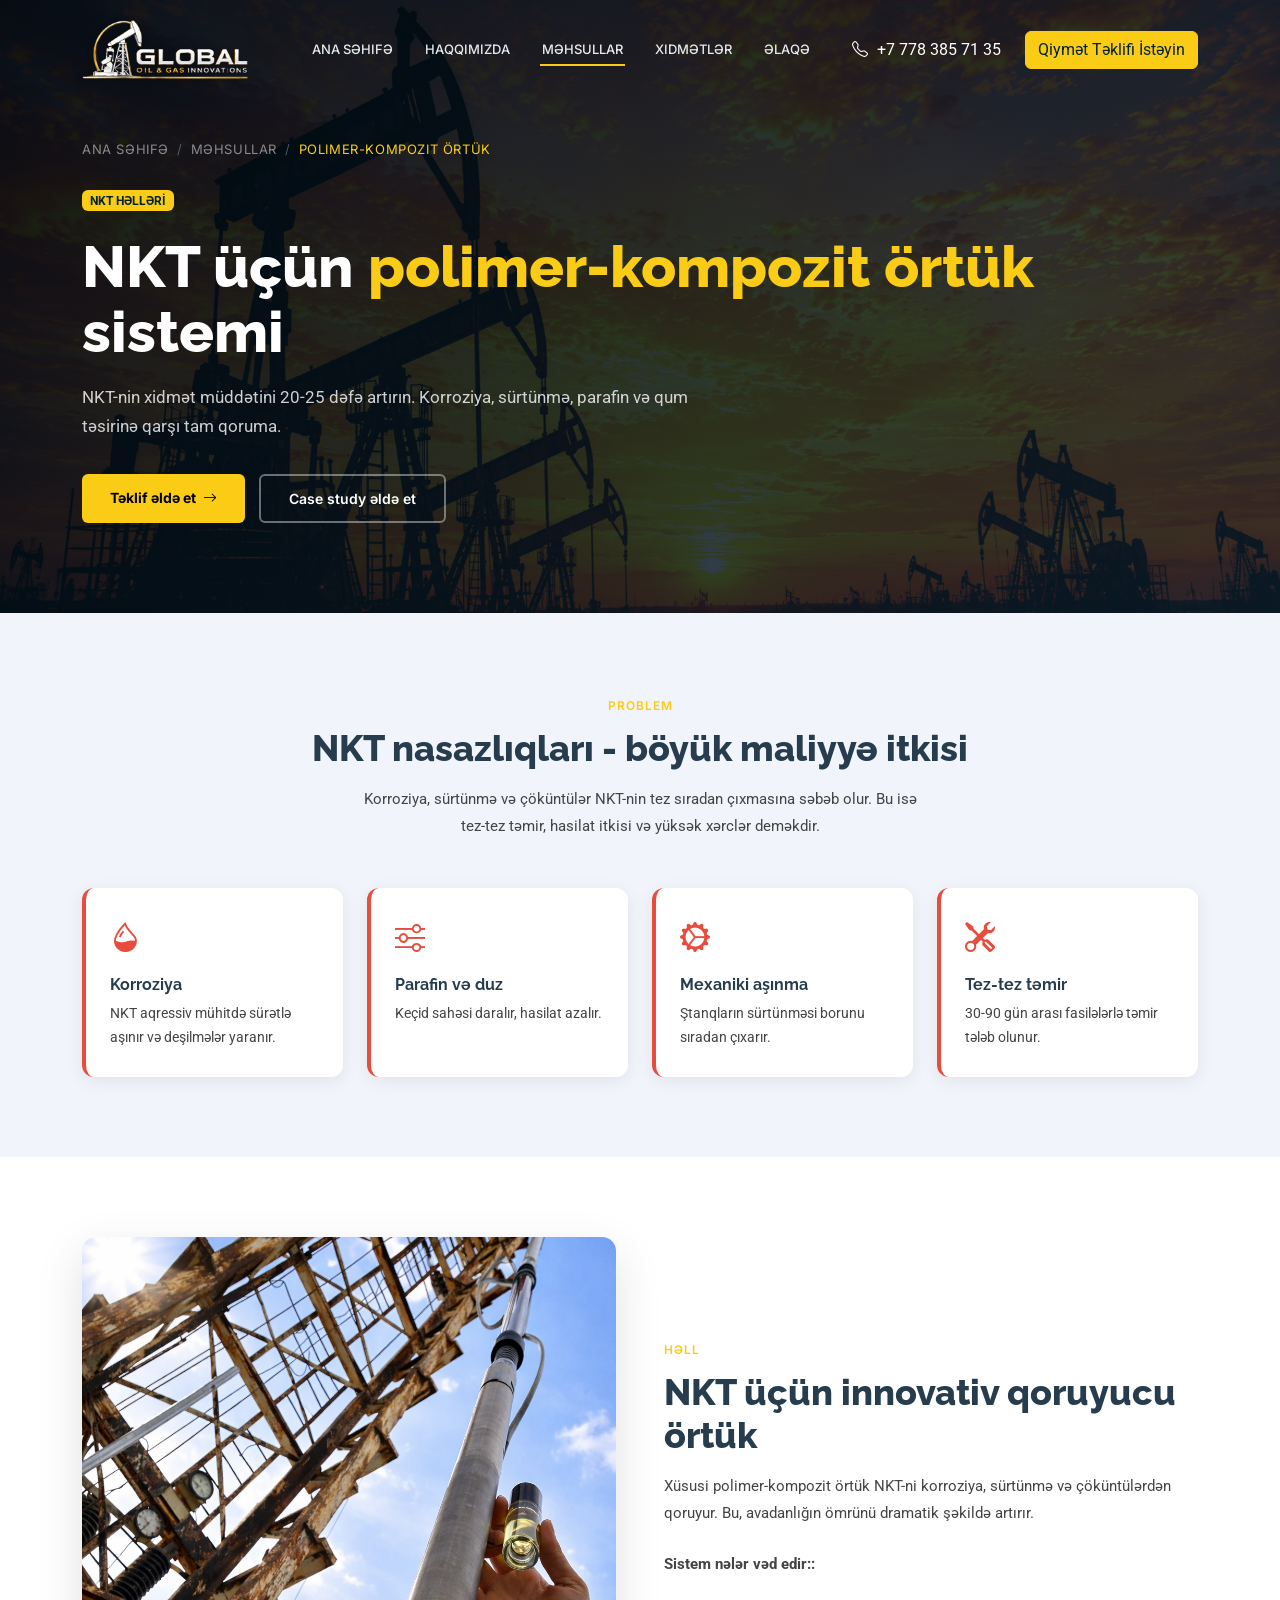
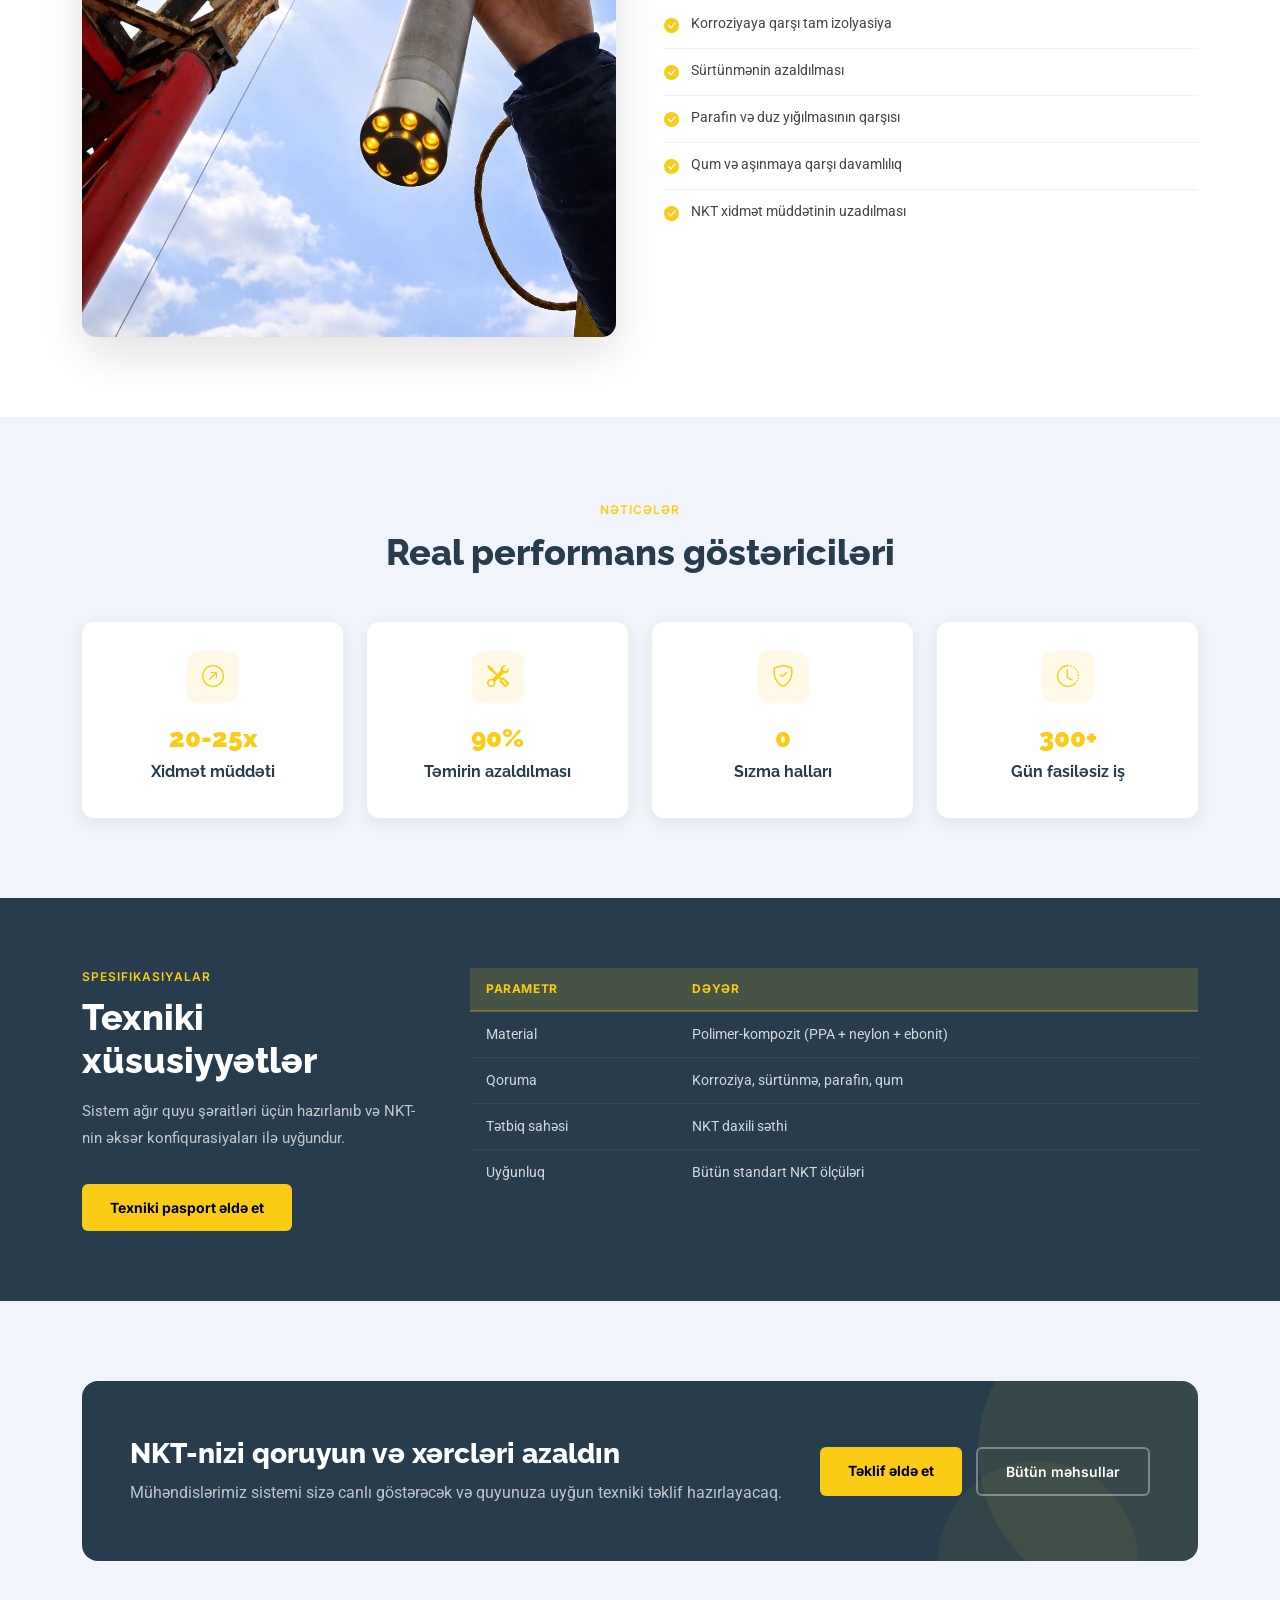
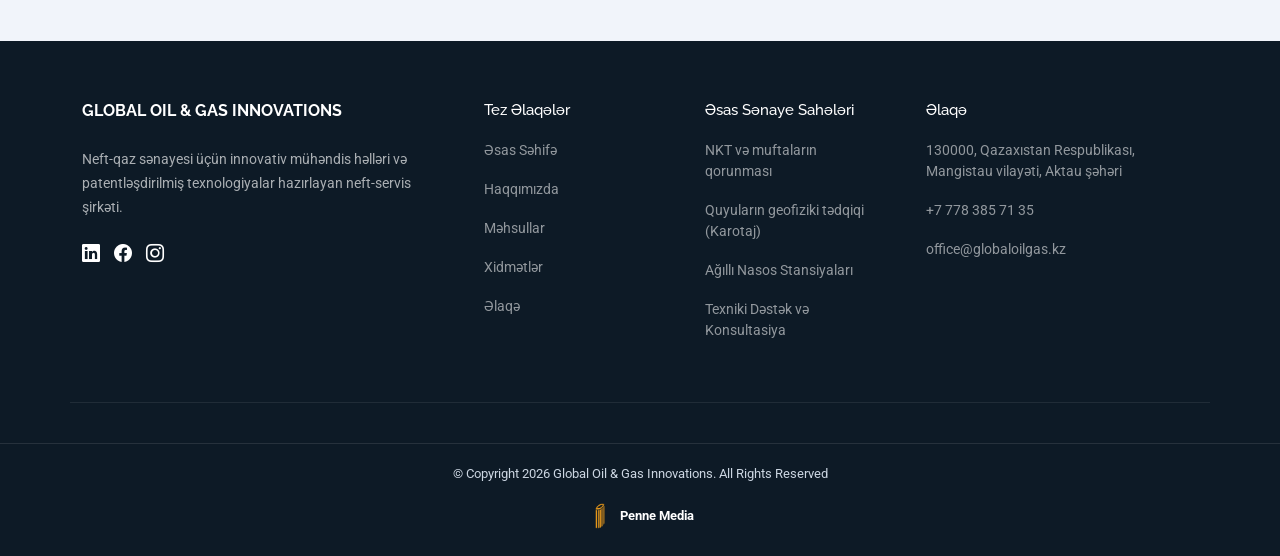
<file: product-coating.html>
<!doctype html>
<html lang="ru">
  <head>
    <meta charset="utf-8" />
    <meta content="width=device-width, initial-scale=1.0" name="viewport" />
    <title>NKT üçün polimer-kompozit örtük sistemi</title>
    <meta
      name="description"
      content="Видеоинспекция скважин в реальном времени – без подъёма НКТ. Коррозия, деформация, приток песка."
    />

    <link href="https://fonts.googleapis.com" rel="preconnect" />
    <link href="https://fonts.gstatic.com" rel="preconnect" crossorigin />
    <link
      href="https://fonts.googleapis.com/css2?family=Roboto:wght@300;400;500;700;900&family=Raleway:wght@400;600;700;800;900&family=Inter:wght@400;500;600;700&display=swap"
      rel="stylesheet"
    />
    <link
      href="https://cdn.jsdelivr.net/npm/bootstrap@5.3.3/dist/css/bootstrap.min.css"
      rel="stylesheet"
    />
    <link
      href="https://cdn.jsdelivr.net/npm/bootstrap-icons@1.11.3/font/bootstrap-icons.css"
      rel="stylesheet"
    />
    <link href="https://unpkg.com/aos@2.3.4/dist/aos.css" rel="stylesheet" />
    <link href="assets/css/main.css" rel="stylesheet" />

    <style>
      /* ── Hero ─────────────────────────────────────────── */
      .hero-product {
        position: relative;
        min-height: 60vh;
        display: flex;
        align-items: center;
        padding: 140px 0 90px;
        overflow: hidden;
      }
      .hero-product .hero-bg {
        position: absolute;
        inset: 0;
        width: 100%;
        height: 100%;
        object-fit: cover;
        z-index: 0;
      }
      .hero-product::before {
        content: "";
        position: absolute;
        inset: 0;
        background: linear-gradient(
          135deg,
          rgba(0, 9, 16, 0.92) 0%,
          rgba(13, 31, 45, 0.8) 100%
        );
        z-index: 1;
      }
      .hero-product .container {
        position: relative;
        z-index: 2;
      }
      .hero-product h1 {
        font-family: var(--heading-font);
        font-size: clamp(34px, 5vw, 58px);
        font-weight: 800;
        color: #fff;
        line-height: 1.12;
        margin-bottom: 18px;
      }
      .hero-product h1 span {
        color: var(--accent-color);
      }
      .hero-product p {
        color: rgba(255, 255, 255, 0.8);
        font-size: 17px;
        max-width: 620px;
        line-height: 1.75;
      }
      .breadcrumb-bar {
        display: flex;
        align-items: center;
        gap: 8px;
        font-family: var(--nav-font);
        font-size: 13px;
        text-transform: uppercase;
        letter-spacing: 0.6px;
        color: rgba(255, 255, 255, 0.5);
        margin-bottom: 28px;
      }
      .breadcrumb-bar a {
        color: rgba(255, 255, 255, 0.5);
        text-decoration: none;
        transition: 0.3s;
      }
      .breadcrumb-bar a:hover {
        color: var(--accent-color);
      }
      .breadcrumb-bar .sep {
        color: rgba(255, 255, 255, 0.3);
      }
      .breadcrumb-bar .current {
        color: var(--accent-color);
      }
      .hero-btns {
        display: flex;
        gap: 14px;
        flex-wrap: wrap;
        margin-top: 32px;
      }
      .btn-primary {
        background: var(--accent-color);
        color: #000;
        font-family: var(--nav-font);
        font-size: 14px;
        font-weight: 700;
        padding: 13px 28px;
        border-radius: 6px;
        text-decoration: none;
        transition: 0.3s;
        border: none;
        display: inline-block;
      }
      .btn-primary:hover {
        background: #ca8a04;
        color: #000;
        transform: translateY(-2px);
      }
      .btn-outline-light-c {
        background: transparent;
        color: #fff;
        font-family: var(--nav-font);
        font-size: 14px;
        font-weight: 600;
        padding: 12px 28px;
        border-radius: 6px;
        text-decoration: none;
        border: 2px solid rgba(255, 255, 255, 0.4);
        transition: 0.3s;
        display: inline-block;
      }
      .btn-outline-light-c:hover {
        border-color: #fff;
        color: #fff;
        background: rgba(255, 255, 255, 0.08);
      }

      /* ── Shared section tokens ────────────────────────── */
      .sec-tag {
        display: inline-block;
        font-family: var(--nav-font);
        font-size: 12px;
        font-weight: 600;
        text-transform: uppercase;
        letter-spacing: 1px;
        color: var(--accent-color);
        margin-bottom: 12px;
      }
      .section-h2 {
        font-family: var(--heading-font);
        font-size: clamp(24px, 3vw, 36px);
        font-weight: 800;
        color: var(--heading-color);
        margin-bottom: 16px;
        line-height: 1.2;
      }
      .section-h2-white {
        font-family: var(--heading-font);
        font-size: clamp(24px, 3vw, 36px);
        font-weight: 800;
        color: #fff;
        margin-bottom: 16px;
        line-height: 1.2;
      }
      .section-p {
        color: var(--default-color);
        font-size: 15px;
        line-height: 1.8;
      }
      .section-p-white {
        color: rgba(255, 255, 255, 0.72);
        font-size: 15px;
        line-height: 1.8;
      }

      /* ── Problem section ──────────────────────────────── */
      .problem-section {
        padding: 80px 0;
        background: #f1f4fa;
      }
      .problem-card {
        background: #fff;
        border-radius: 12px;
        padding: 28px 24px;
        height: 100%;
        box-shadow: 0 4px 18px rgba(0, 0, 0, 0.07);
        border-left: 4px solid #e74c3c;
        transition: 0.3s;
      }
      .problem-card:hover {
        transform: translateY(-4px);
        box-shadow: 0 10px 30px rgba(0, 0, 0, 0.11);
      }
      .problem-card .icon {
        font-size: 30px;
        color: #e74c3c;
        margin-bottom: 14px;
        display: block;
      }
      .problem-card h5 {
        font-family: var(--heading-font);
        font-size: 16px;
        font-weight: 700;
        color: var(--heading-color);
        margin-bottom: 8px;
      }
      .problem-card p {
        font-size: 14px;
        color: var(--default-color);
        margin: 0;
        line-height: 1.65;
      }

      /* ── Solution / feature strip ─────────────────────── */
      .solution-section {
        padding: 80px 0;
      }
      .solution-image {
        border-radius: 14px;
        overflow: hidden;
        box-shadow: 0 16px 48px rgba(0, 0, 0, 0.12);
      }
      .solution-image img {
        width: 100%;
        height: 700px;
        object-fit: cover;
        display: block;
        transition: transform 0.5s;
      }
      .solution-image:hover img {
        transform: scale(1.03);
      }
      .detect-list {
        list-style: none;
        padding: 0;
        margin: 0;
      }
      .detect-list li {
        display: flex;
        align-items: flex-start;
        gap: 12px;
        padding: 10px 0;
        border-bottom: 1px solid rgba(39, 61, 78, 0.07);
        font-size: 14px;
        color: var(--default-color);
        line-height: 1.6;
      }
      .detect-list li:last-child {
        border: none;
      }
      .detect-list li i {
        color: var(--accent-color);
        margin-top: 2px;
        flex-shrink: 0;
        font-size: 15px;
      }

      /* ── Feature cards ────────────────────────────────── */
      .features-section {
        padding: 80px 0;
        background: #f1f4fa;
      }
      .feat-card {
        background: #fff;
        border-radius: 12px;
        padding: 28px 24px;
        height: 100%;
        box-shadow: 0 4px 18px rgba(0, 0, 0, 0.07);
        border: 1.5px solid transparent;
        transition: 0.35s;
        position: relative;
        overflow: hidden;
      }
      .feat-card::after {
        content: "";
        position: absolute;
        bottom: 0;
        left: 0;
        width: 100%;
        height: 3px;
        background: var(--accent-color);
        transform: scaleX(0);
        transform-origin: left;
        transition: 0.35s;
      }
      .feat-card:hover {
        transform: translateY(-6px);
        box-shadow: 0 14px 40px rgba(0, 0, 0, 0.11);
        border-color: rgba(250, 204, 21, 0.25);
      }
      .feat-card:hover::after {
        transform: scaleX(1);
      }
      .feat-card .icon-wrap {
        width: 52px;
        height: 52px;
        background: rgba(250, 204, 21, 0.1);
        border-radius: 12px;
        display: flex;
        align-items: center;
        justify-content: center;
        font-size: 22px;
        color: var(--accent-color);
        margin-bottom: 16px;
        transition: 0.3s;
      }
      .feat-card:hover .icon-wrap {
        background: var(--accent-color);
        color: #000;
      }
      .feat-card h5 {
        font-family: var(--heading-font);
        font-size: 16px;
        font-weight: 700;
        color: var(--heading-color);
        margin-bottom: 8px;
      }
      .feat-card p {
        font-size: 14px;
        color: var(--default-color);
        margin: 0;
        line-height: 1.65;
      }
      .feat-card .spec-val {
        font-family: var(--heading-font);
        font-size: 26px;
        font-weight: 900;
        color: var(--accent-color);
        display: block;
        margin-bottom: 4px;
      }

      /* ── Case studies ─────────────────────────────────── */
      .cases-section {
        padding: 80px 0;
        background: var(--heading-color);
      }
      .case-card {
        background: rgba(255, 255, 255, 0.05);
        border: 1px solid rgba(255, 255, 255, 0.1);
        border-radius: 14px;
        padding: 32px 28px;
        height: 100%;
        transition: 0.35s;
        position: relative;
        overflow: hidden;
      }
      .case-card::before {
        content: "";
        position: absolute;
        top: 0;
        left: 0;
        width: 100%;
        height: 3px;
        background: var(--accent-color);
      }
      .case-card:hover {
        background: rgba(255, 255, 255, 0.09);
        transform: translateY(-5px);
      }
      .case-card .case-num {
        font-family: var(--heading-font);
        font-size: 11px;
        font-weight: 700;
        text-transform: uppercase;
        letter-spacing: 1px;
        color: var(--accent-color);
        margin-bottom: 12px;
        display: block;
      }
      .case-card h5 {
        font-family: var(--heading-font);
        font-size: 17px;
        font-weight: 700;
        color: #fff;
        margin-bottom: 14px;
      }
      .case-row {
        display: flex;
        gap: 16px;
        margin-bottom: 12px;
      }
      .case-box {
        flex: 1;
        background: rgba(255, 255, 255, 0.05);
        border-radius: 8px;
        padding: 14px 12px;
        text-align: center;
      }
      .case-box .lbl {
        font-family: var(--nav-font);
        font-size: 10px;
        font-weight: 600;
        text-transform: uppercase;
        letter-spacing: 0.6px;
        color: rgba(255, 255, 255, 0.4);
        display: block;
        margin-bottom: 4px;
      }
      .case-box .val {
        font-family: var(--heading-font);
        font-size: 18px;
        font-weight: 800;
        color: #fff;
        display: block;
      }
      .case-box.accent .val {
        color: var(--accent-color);
      }
      .case-card p {
        color: rgba(255, 255, 255, 0.65);
        font-size: 14px;
        line-height: 1.7;
        margin: 0;
      }

      /* ── Tech specs table ─────────────────────────────── */
      .specs-section {
        background: var(--heading-color);
        padding: 70px 0;
        color: #fff;
      }
      .specs-section .section-tag {
        font-family: var(--nav-font);
        font-size: 12px;
        font-weight: 600;
        text-transform: uppercase;
        letter-spacing: 1px;
        color: var(--accent-color);
        display: block;
        margin-bottom: 10px;
      }
      .spec-table {
        width: 100%;
        border-collapse: collapse;
        font-size: 14px;
      }
      .spec-table th {
        background: rgba(250, 204, 21, 0.15);
        color: var(--accent-color);
        font-family: var(--nav-font);
        font-size: 12px;
        text-transform: uppercase;
        letter-spacing: 0.6px;
        padding: 12px 16px;
        text-align: left;
        border-bottom: 2px solid rgba(250, 204, 21, 0.3);
      }
      .spec-table td {
        padding: 12px 16px;
        color: rgba(255, 255, 255, 0.8);
        border-bottom: 1px solid rgba(255, 255, 255, 0.06);
      }
      .spec-table tr:last-child td {
        border-bottom: none;
      }
      .spec-table tr:hover td {
        background: rgba(255, 255, 255, 0.04);
        color: #fff;
      }

      /* ── CTA ──────────────────────────────────────────── */
      .cta-section {
        padding: 80px 0;
        background: #f1f4fa;
      }
      .cta-box {
        background: var(--heading-color);
        border-radius: 16px;
        padding: 56px 48px;
        display: flex;
        align-items: center;
        justify-content: space-between;
        gap: 32px;
        position: relative;
        overflow: hidden;
      }
      .cta-box::before {
        content: "";
        position: absolute;
        right: -80px;
        top: -80px;
        width: 300px;
        height: 300px;
        background: rgba(250, 204, 21, 0.07);
        border-radius: 50%;
      }
      .cta-box::after {
        content: "";
        position: absolute;
        right: 60px;
        bottom: -100px;
        width: 200px;
        height: 200px;
        background: rgba(250, 204, 21, 0.05);
        border-radius: 50%;
      }
      .cta-text h3 {
        font-family: var(--heading-font);
        font-size: 28px;
        font-weight: 800;
        color: #fff;
        margin-bottom: 10px;
      }
      .cta-text p {
        color: rgba(255, 255, 255, 0.7);
        margin: 0;
      }
      .cta-buttons {
        display: flex;
        gap: 14px;
        flex-shrink: 0;
        position: relative;
        z-index: 2;
      }
      .btn-outline-dark {
        background: transparent;
        color: #fff;
        font-family: var(--nav-font);
        font-size: 14px;
        font-weight: 600;
        padding: 12px 28px;
        border-radius: 6px;
        text-decoration: none;
        border: 2px solid rgba(255, 255, 255, 0.35);
        transition: 0.3s;
        display: inline-block;
      }
      .btn-outline-dark:hover {
        border-color: #fff;
        color: #fff;
        background: rgba(255, 255, 255, 0.08);
      }

      /* ── Footer ───────────────────────────────────────── */
      .footer {
        background: #0d1a26;
        color: rgba(255, 255, 255, 0.65);
        padding: 60px 0 0;
        font-size: 14px;
      }
      .footer-grid {
        display: grid;
        grid-template-columns: 2fr 1fr 1fr 1.5fr;
        gap: 40px;
        padding-bottom: 48px;
        border-bottom: 1px solid rgba(255, 255, 255, 0.08);
      }
      .footer-col h4 {
        color: #fff;
        font-family: var(--heading-font);
        margin-bottom: 16px;
      }
      .footer-col h5 {
        color: #fff;
        font-size: 15px;
        font-family: var(--heading-font);
        margin-bottom: 16px;
      }
      .footer-col p {
        line-height: 1.7;
        margin-bottom: 20px;
      }
      .footer-col ul {
        list-style: none;
        padding: 0;
        margin: 0;
      }
      .footer-col ul li {
        padding: 5px 0;
        color: rgba(255, 255, 255, 0.55);
        transition: 0.3s;
      }
      .footer-col ul li a {
        color: rgba(255, 255, 255, 0.55);
        text-decoration: none;
        transition: 0.3s;
      }
      .footer-col ul li a:hover {
        color: var(--accent-color);
      }
      .socials a {
        color: #fff;
        font-size: 18px;
        margin-right: 14px;
        transition: 0.3s;
      }
      .socials a:hover {
        color: var(--accent-color);
      }
      .footer-bottom {
        padding: 20px 0;
      }
      .footer-copy {
        display: flex;
        justify-content: space-between;
        align-items: center;
        flex-wrap: wrap;
        gap: 12px;
        font-size: 13px;
        color: #cbd5e1;
      }
      .footer-copy p {
        margin: 0;
      }
      .credit a {
        color: #fff;
        text-decoration: none;
        display: flex;
        align-items: center;
        gap: 6px;
      }
      #scroll-top {
        position: fixed;
        bottom: 28px;
        right: 28px;
        width: 42px;
        height: 42px;
        background: var(--accent-color);
        border-radius: 50%;
        display: none;
        align-items: center;
        justify-content: center;
        z-index: 999;
        text-decoration: none;
        box-shadow: 0 4px 14px rgba(0, 0, 0, 0.25);
        transition: 0.3s;
      }
      #scroll-top.active {
        display: flex;
      }
      #scroll-top::after {
        content: "↑";
        color: #000;
        font-size: 18px;
        font-weight: 700;
        line-height: 1;
      }
      #scroll-top:hover {
        background: #ca8a04;
        transform: translateY(-3px);
      }

      @media (max-width: 992px) {
        .footer-grid {
          grid-template-columns: 1fr 1fr;
        }
        .cta-box {
          flex-direction: column;
          text-align: center;
          padding: 40px 28px;
        }
        .cta-buttons {
          justify-content: center;
        }
      }
      @media (max-width: 768px) {
        .hero-product {
          padding: 110px 0 60px;
          min-height: auto;
        }
        .solution-image img {
          height: 280px;
        }
      }
      @media (max-width: 575px) {
        .footer-grid {
          grid-template-columns: 1fr;
        }
        .cta-box {
          padding: 32px 20px;
        }
        .cta-buttons {
          flex-direction: column;
          width: 100%;
        }
        .cta-buttons a {
          text-align: center;
        }
      }
    </style>
  </head>

  <body>
    <!-- ══ Header ══════════════════════════════════════════ -->
    <header id="header" class="header fixed-top">
      <div
        class="container-fluid container-xl d-flex align-items-center justify-content-between"
      >
        <div class="d-flex align-items-center">
          <div class="logo-box me-2">
            <img
              src="assets/img/global_white.png"
              alt="Global Oil & Gas Innovations Logo"
              style="height: 60px; width: auto"
            />
          </div>
        </div>
        <nav id="navmenu" class="navmenu">
          <ul>
            <li><a href="index.html">Ana Səhifə</a></li>
            <li><a href="about.html">Haqqımızda</a></li>
            <li><a href="products.html" class="active">Məhsullar</a></li>
            <li><a href="services.html">Xidmətlər</a></li>
            <li><a href="contact.html">Əlaqə</a></li>
          </ul>
          <i class="mobile-nav-toggle d-xl-none bi bi-list"></i>
        </nav>
        <div class="d-flex align-items-center">
          <span class="me-4 phone d-none d-lg-inline"
            ><i class="bi bi-telephone" style="padding-right: 5px"></i> +7 778 385 71 35</span
          >
          <a class="btn btn-warning" href="contact.html"
            >Qiymət Təklifi İstəyin</a
          >
        </div>
      </div>
    </header>

    <main>
      <!-- ══ HERO ════════════════════════════════════════════ -->
      <section class="hero-product dark-background">
        <img src="assets/img/background.png" class="hero-bg" alt="" />
        <div class="container">
          <div class="breadcrumb-bar">
            <a href="index.html">Ana Səhifə</a><span class="sep">/</span>
            <a href="products.html">Məhsullar</a><span class="sep">/</span>
            <span class="current">Polimer-kompozit örtük</span>
          </div>
          <span class="badge bg-warning text-dark mb-4">NKT HƏLLƏRİ</span>
          <h1>NKT üçün <span>polimer-kompozit örtük</span><br />sistemi</h1>

          <p>
            NKT-nin xidmət müddətini 20-25 dəfə artırın. Korroziya, sürtünmə,
            parafin və qum təsirinə qarşı tam qoruma.
          </p>
          <div class="hero-btns">
            <a href="contact.html" class="btn-primary">
              Təklif əldə et <i class="bi bi-arrow-right ms-1"></i>
            </a>
            <a href="contact.html?type=report" class="btn-outline-light-c">
              Case study əldə et
            </a>
          </div>
        </div>
      </section>

      <!-- ══ PROBLEM ══════════════════════════════════════════ -->
      <section class="problem-section" data-aos="fade-up">
        <div class="container">
          <div class="text-center mb-5">
            <span class="sec-tag">Problem</span>
            <h2 class="section-h2">NKT nasazlıqları - böyük maliyyə itkisi</h2>
            <p class="section-p mx-auto" style="max-width: 580px">
              Korroziya, sürtünmə və çöküntülər NKT-nin tez sıradan çıxmasına
              səbəb olur. Bu isə tez-tez təmir, hasilat itkisi və yüksək xərclər
              deməkdir.
            </p>
          </div>
          <div class="row g-4">
            <div
              class="col-lg-3 col-md-6"
              data-aos="fade-up"
              data-aos-delay="50"
            >
              <div class="problem-card">
                <i class="bi bi-droplet-half icon"></i>
                <h5>Korroziya</h5>
                <p>
                  NKT aqressiv mühitdə sürətlə aşınır və deşilmələr yaranır.
                </p>
              </div>
            </div>

            <div
              class="col-lg-3 col-md-6"
              data-aos="fade-up"
              data-aos-delay="100"
            >
              <div class="problem-card">
                <i class="bi bi-sliders icon"></i>
                <h5>Parafin və duz</h5>
                <p>Keçid sahəsi daralır, hasilat azalır.</p>
              </div>
            </div>

            <div
              class="col-lg-3 col-md-6"
              data-aos="fade-up"
              data-aos-delay="150"
            >
              <div class="problem-card">
                <i class="bi bi-gear-wide-connected icon"></i>
                <h5>Mexaniki aşınma</h5>
                <p>Ştanqların sürtünməsi borunu sıradan çıxarır.</p>
              </div>
            </div>

            <div
              class="col-lg-3 col-md-6"
              data-aos="fade-up"
              data-aos-delay="200"
            >
              <div class="problem-card">
                <i class="bi bi-tools icon"></i>
                <h5>Tez-tez təmir</h5>
                <p>30-90 gün arası fasilələrlə təmir tələb olunur.</p>
              </div>
            </div>
          </div>
        </div>
      </section>

      <!-- ══ SOLUTION ═════════════════════════════════════════ -->
      <section class="solution-section" data-aos="fade-up">
        <div class="container">
          <div class="row align-items-center g-5">
            <div class="col-lg-6" data-aos="fade-right" data-aos-delay="50">
              <div class="solution-image">
                <img src="assets/img/cam2.jpeg" alt="Quyu videoinspeksiyası" />
              </div>
            </div>
            <div class="col-lg-6" data-aos="fade-left" data-aos-delay="100">
              <span class="sec-tag">Həll</span>
              <h2 class="section-h2">NKT üçün innovativ qoruyucu örtük</h2>
              <p class="section-p mb-4">
                Xüsusi polimer-kompozit örtük NKT-ni korroziya, sürtünmə və
                çöküntülərdən qoruyur. Bu, avadanlığın ömrünü dramatik şəkildə
                artırır.
              </p>
              <p class="section-p mb-4">
                <strong>Sistem nələr vəd edir::</strong>
              </p>
              <ul class="detect-list">
                <li>
                  <i class="bi bi-check-circle-fill"></i> Korroziyaya qarşı tam
                  izolyasiya
                </li>
                <li>
                  <i class="bi bi-check-circle-fill"></i> Sürtünmənin
                  azaldılması
                </li>
                <li>
                  <i class="bi bi-check-circle-fill"></i> Parafin və duz
                  yığılmasının qarşısı
                </li>
                <li>
                  <i class="bi bi-check-circle-fill"></i> Qum və aşınmaya qarşı
                  davamlılıq
                </li>
                <li>
                  <i class="bi bi-check-circle-fill"></i> NKT xidmət müddətinin
                  uzadılması
                </li>
              </ul>
            </div>
          </div>
        </div>
      </section>

      <!-- ══ KEY SPECS GRID ══════════════════════════════════ -->
      <section class="features-section" data-aos="fade-up">
        <div class="container">
          <div class="text-center mb-5">
            <span class="sec-tag">Nəticələr</span>
            <h2 class="section-h2">Real performans göstəriciləri</h2>
          </div>
          <div class="row g-4">
            <div
              class="col-lg-3 col-md-6"
              data-aos="fade-up"
              data-aos-delay="50"
            >
              <div class="feat-card text-center">
                <div class="icon-wrap mx-auto">
                  <i class="bi bi-arrow-up-right-circle"></i>
                </div>
                <span class="spec-val">20-25x</span>
                <h5>Xidmət müddəti</h5>
              </div>
            </div>

            <div
              class="col-lg-3 col-md-6"
              data-aos="fade-up"
              data-aos-delay="100"
            >
              <div class="feat-card text-center">
                <div class="icon-wrap mx-auto">
                  <i class="bi bi-tools"></i>
                </div>
                <span class="spec-val">90%</span>
                <h5>Təmirin azaldılması</h5>
              </div>
            </div>

            <div
              class="col-lg-3 col-md-6"
              data-aos="fade-up"
              data-aos-delay="150"
            >
              <div class="feat-card text-center">
                <div class="icon-wrap mx-auto">
                  <i class="bi bi-shield-check"></i>
                </div>
                <span class="spec-val">0</span>
                <h5>Sızma halları</h5>
              </div>
            </div>

            <div
              class="col-lg-3 col-md-6"
              data-aos="fade-up"
              data-aos-delay="200"
            >
              <div class="feat-card text-center">
                <div class="icon-wrap mx-auto">
                  <i class="bi bi-clock-history"></i>
                </div>
                <span class="spec-val">300+</span>
                <h5>Gün fasiləsiz iş</h5>
              </div>
            </div>
          </div>
        </div>
      </section>

      <!-- ══ TECH SPECS TABLE ════════════════════════════════ -->
      <section class="specs-section" data-aos="fade-up">
        <div class="container">
          <div class="row align-items-start g-5">
            <div class="col-lg-4">
              <span class="section-tag">Spesifikasiyalar</span>
              <h2 class="section-h2-white">Texniki xüsusiyyətlər</h2>
              <p class="section-p-white">
                Sistem ağır quyu şəraitləri üçün hazırlanıb və NKT-nin əksər
                konfiqurasiyaları ilə uyğundur.
              </p>
              <a href="contact.html" class="btn-primary mt-3">
                Texniki pasport əldə et
              </a>
            </div>
            <div class="col-lg-8">
              <table class="spec-table">
                <thead>
                  <tr>
                    <th>Parametr</th>
                    <th>Dəyər</th>
                  </tr>
                </thead>
                <tbody>
                  <tr>
                    <td>Material</td>
                    <td>Polimer-kompozit (PPA + neylon + ebonit)</td>
                  </tr>
                  <tr>
                    <td>Qoruma</td>
                    <td>Korroziya, sürtünmə, parafin, qum</td>
                  </tr>
                  <tr>
                    <td>Tətbiq sahəsi</td>
                    <td>NKT daxili səthi</td>
                  </tr>
                  <tr>
                    <td>Uyğunluq</td>
                    <td>Bütün standart NKT ölçüləri</td>
                  </tr>
                </tbody>
              </table>
            </div>
          </div>
        </div>
      </section>

      <!-- ══ CTA ════════════════════════════════════════════ -->
      <section class="cta-section">
        <div class="container" data-aos="fade-up">
          <div class="cta-box">
            <div class="cta-text">
              <h3>NKT-nizi qoruyun və xərcləri azaldın</h3>
              <p>
                Mühəndislərimiz sistemi sizə canlı göstərəcək və quyunuza uyğun
                texniki təklif hazırlayacaq.
              </p>
            </div>
            <div class="cta-buttons">
              <a href="contact.html" class="btn-primary">Təklif əldə et</a>
              <a href="products.html" class="btn-outline-dark"
                >Bütün məhsullar</a
              >
            </div>
          </div>
        </div>
      </section>
    </main>

    <!-- ══ Footer ══════════════════════════════════════════ -->
    <footer class="footer">
      <div class="container footer-grid">
        <div class="footer-col">
          <h4>GLOBAL OIL &amp; GAS INNOVATIONS</h4>
          <p>
            Neft-qaz sənayesi üçün innovativ mühəndis həlləri və
            patentləşdirilmiş texnologiyalar hazırlayan neft-servis şirkəti.
          </p>
          <div class="socials">
            <a href="#"><i class="bi bi-linkedin"></i></a
            ><a href="#"><i class="bi bi-facebook"></i></a
            ><a href="#"><i class="bi bi-instagram"></i></a>
          </div>
        </div>
        <div class="footer-col">
          <h5>Tez Əlaqələr</h5>
          <ul>
            <li><a href="index.html">Əsas Səhifə</a></li>
            <li><a href="about.html">Haqqımızda</a></li>
            <li><a href="products.html">Məhsullar</a></li>
            <li><a href="services.html">Xidmətlər</a></li>
            <li><a href="contact.html">Əlaqə</a></li>
          </ul>
        </div>
        <div class="footer-col">
          <h5>Əsas Sənaye Sahələri</h5>
          <ul>
            <li>NKT və muftaların qorunması</li>
            <li>Quyuların geofiziki tədqiqi (Karotaj)</li>
            <li>Ağıllı Nasos Stansiyaları</li>
            <li>Texniki Dəstək və Konsultasiya</li>
          </ul>
        </div>
        <div class="footer-col">
          <h5>Əlaqə</h5>
          <ul>
            <li data-i18n-html="common.addr_html">
              130000, Qazaxıstan Respublikası,<br />Mangistau vilayəti, Aktau
              şəhəri
            </li>
            <li>+7 778 385 71 35</li>
            <li>
              <a href="mailto:office@globaloilgas.kz"
                >office@globaloilgas.kz</a
              >
            </li>
          </ul>
        </div>
      </div>
      <div class="footer-bottom">
        <div class="container footer-copy">
          <p>© Copyright 2026 Global Oil & Gas Innovations. All Rights Reserved</p>
          <p class="credit">
            <a href="https://penne.media"
              ><img
                src="assets/img/penne_transparent.png"
                alt="Penne Media"
                style="height: 40px; width: auto"
              /><strong style="color: #fff">Penne Media</strong></a
            >
          </p>
        </div>
      </div>
    </footer>
    <a href="#" id="scroll-top"></a>
    <script src="https://cdn.jsdelivr.net/npm/bootstrap@5.3.3/dist/js/bootstrap.bundle.min.js"></script>
    <script src="https://unpkg.com/aos@2.3.4/dist/aos.js"></script>
    <script>
      AOS.init({ duration: 700, easing: "ease-in-out", once: true });
      (function () {
        const h = document.getElementById("header");
        function s() {
          h.classList.toggle("scrolled", window.scrollY > 10);
        }
        window.addEventListener("scroll", s, { passive: true });
        s();
      })();
      (function () {
        const b = document.getElementById("scroll-top");
        window.addEventListener("scroll", () => {
          b.classList.toggle("active", window.scrollY > 300);
        });
        b.addEventListener("click", (e) => {
          e.preventDefault();
          window.scrollTo({ top: 0, behavior: "smooth" });
        });
      })();
      (function () {
        const t = document.querySelector(".mobile-nav-toggle");
        if (!t) return;
        t.addEventListener("click", () => {
          document.body.classList.toggle("mobile-nav-active");
          t.classList.toggle("bi-list");
          t.classList.toggle("bi-x");
        });
      })();
    </script>
  </body>
</html>
</file>
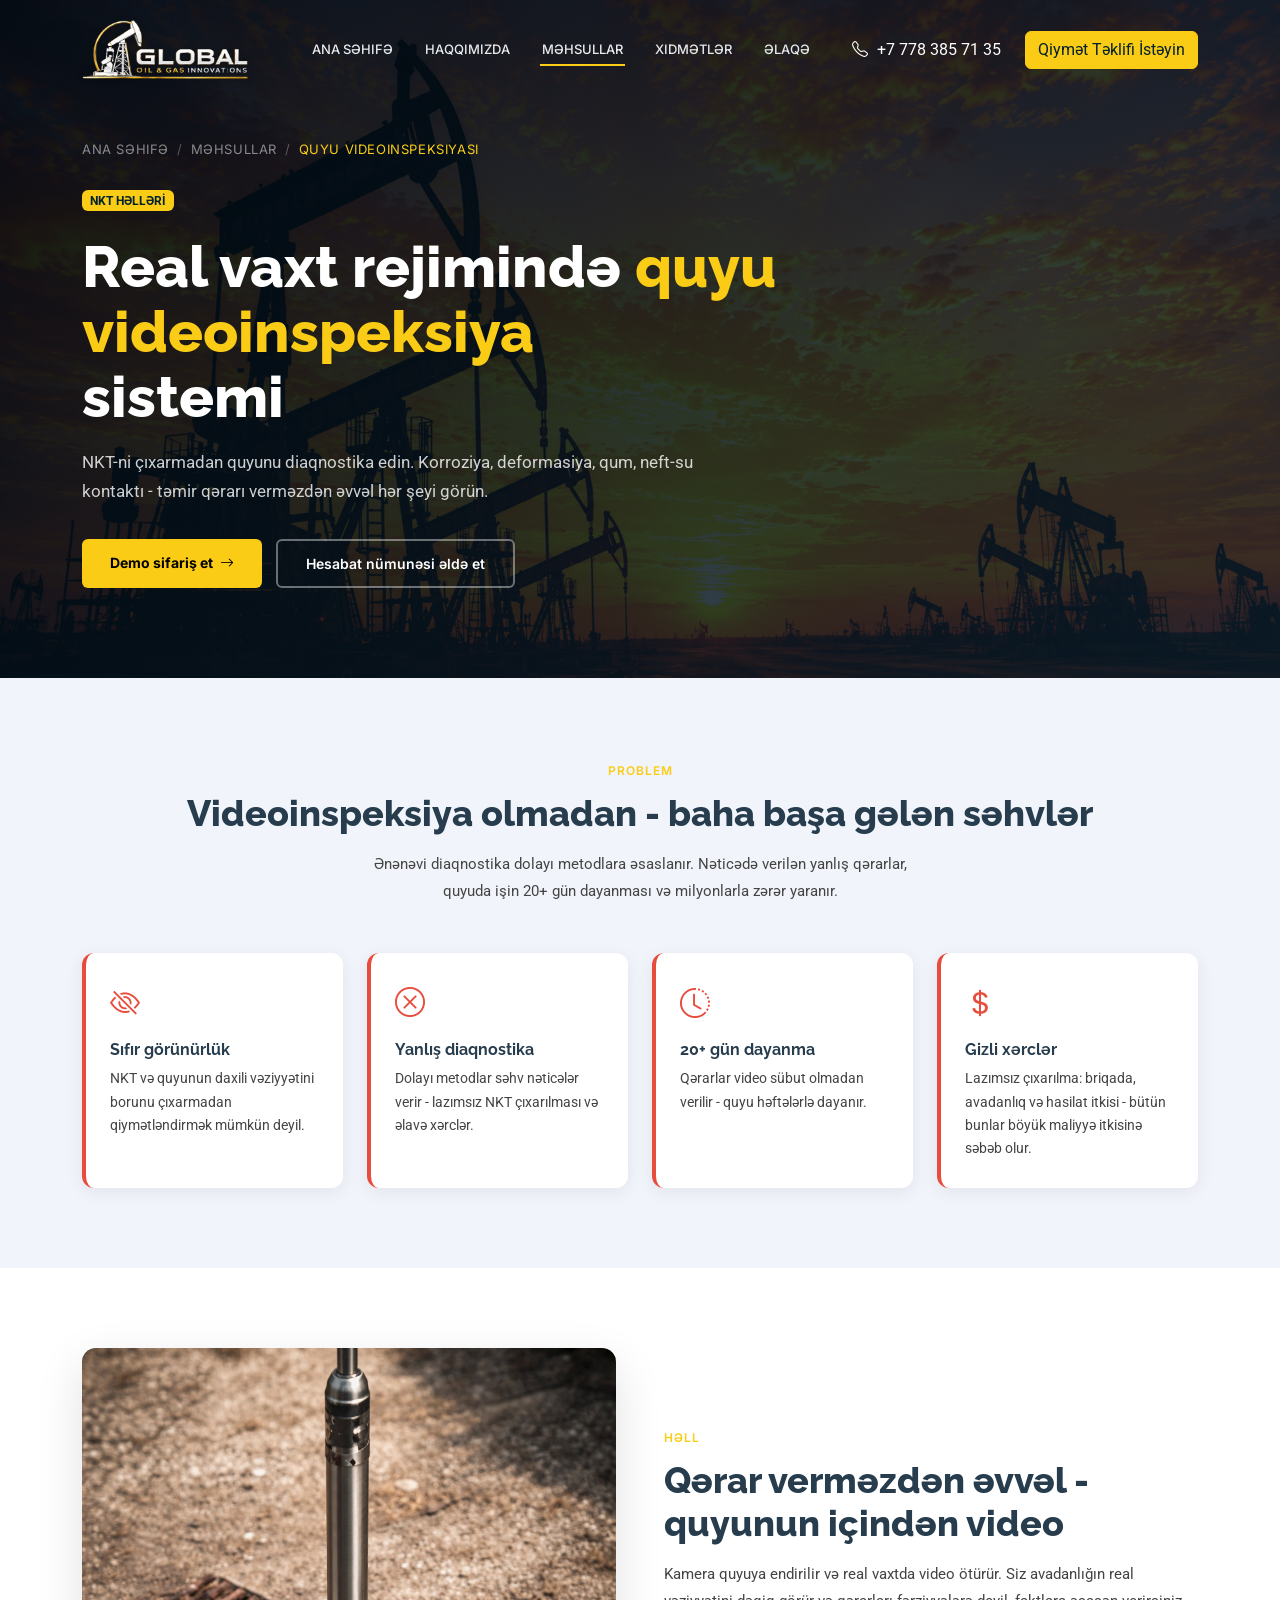
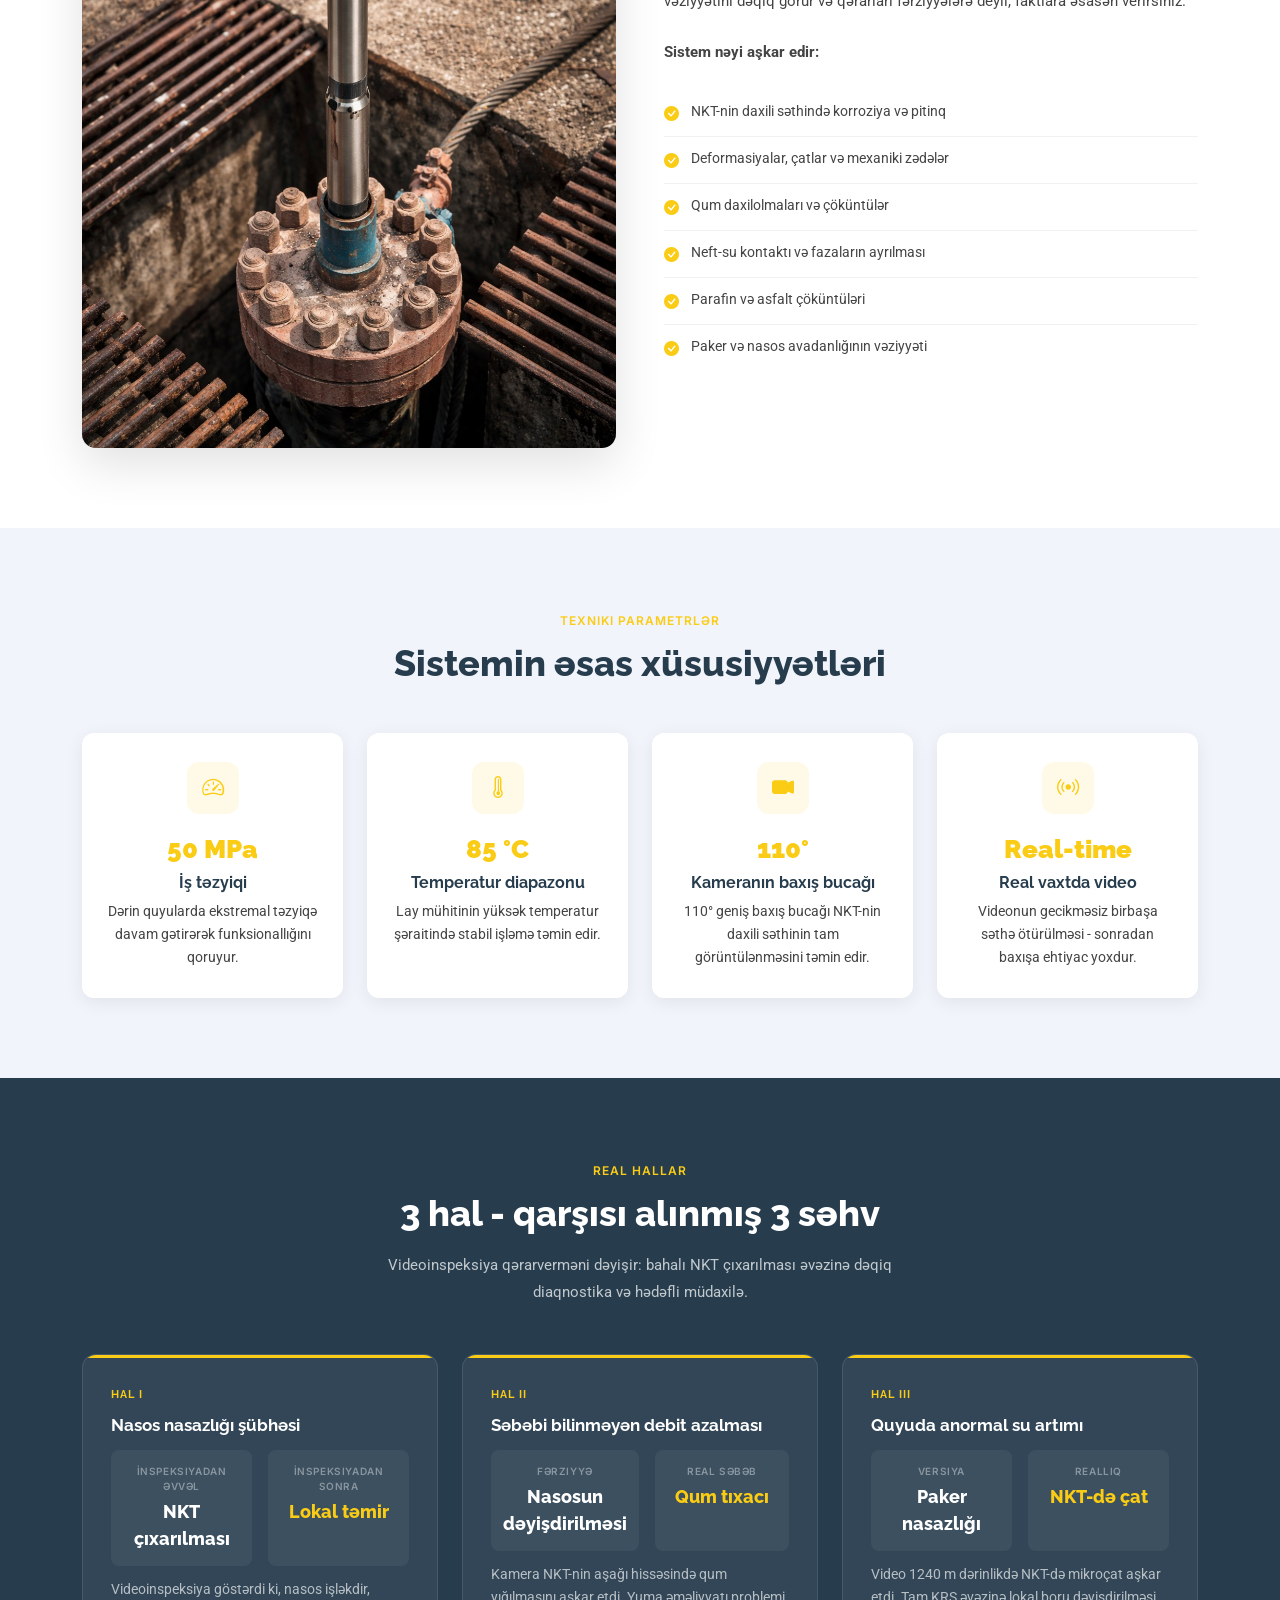
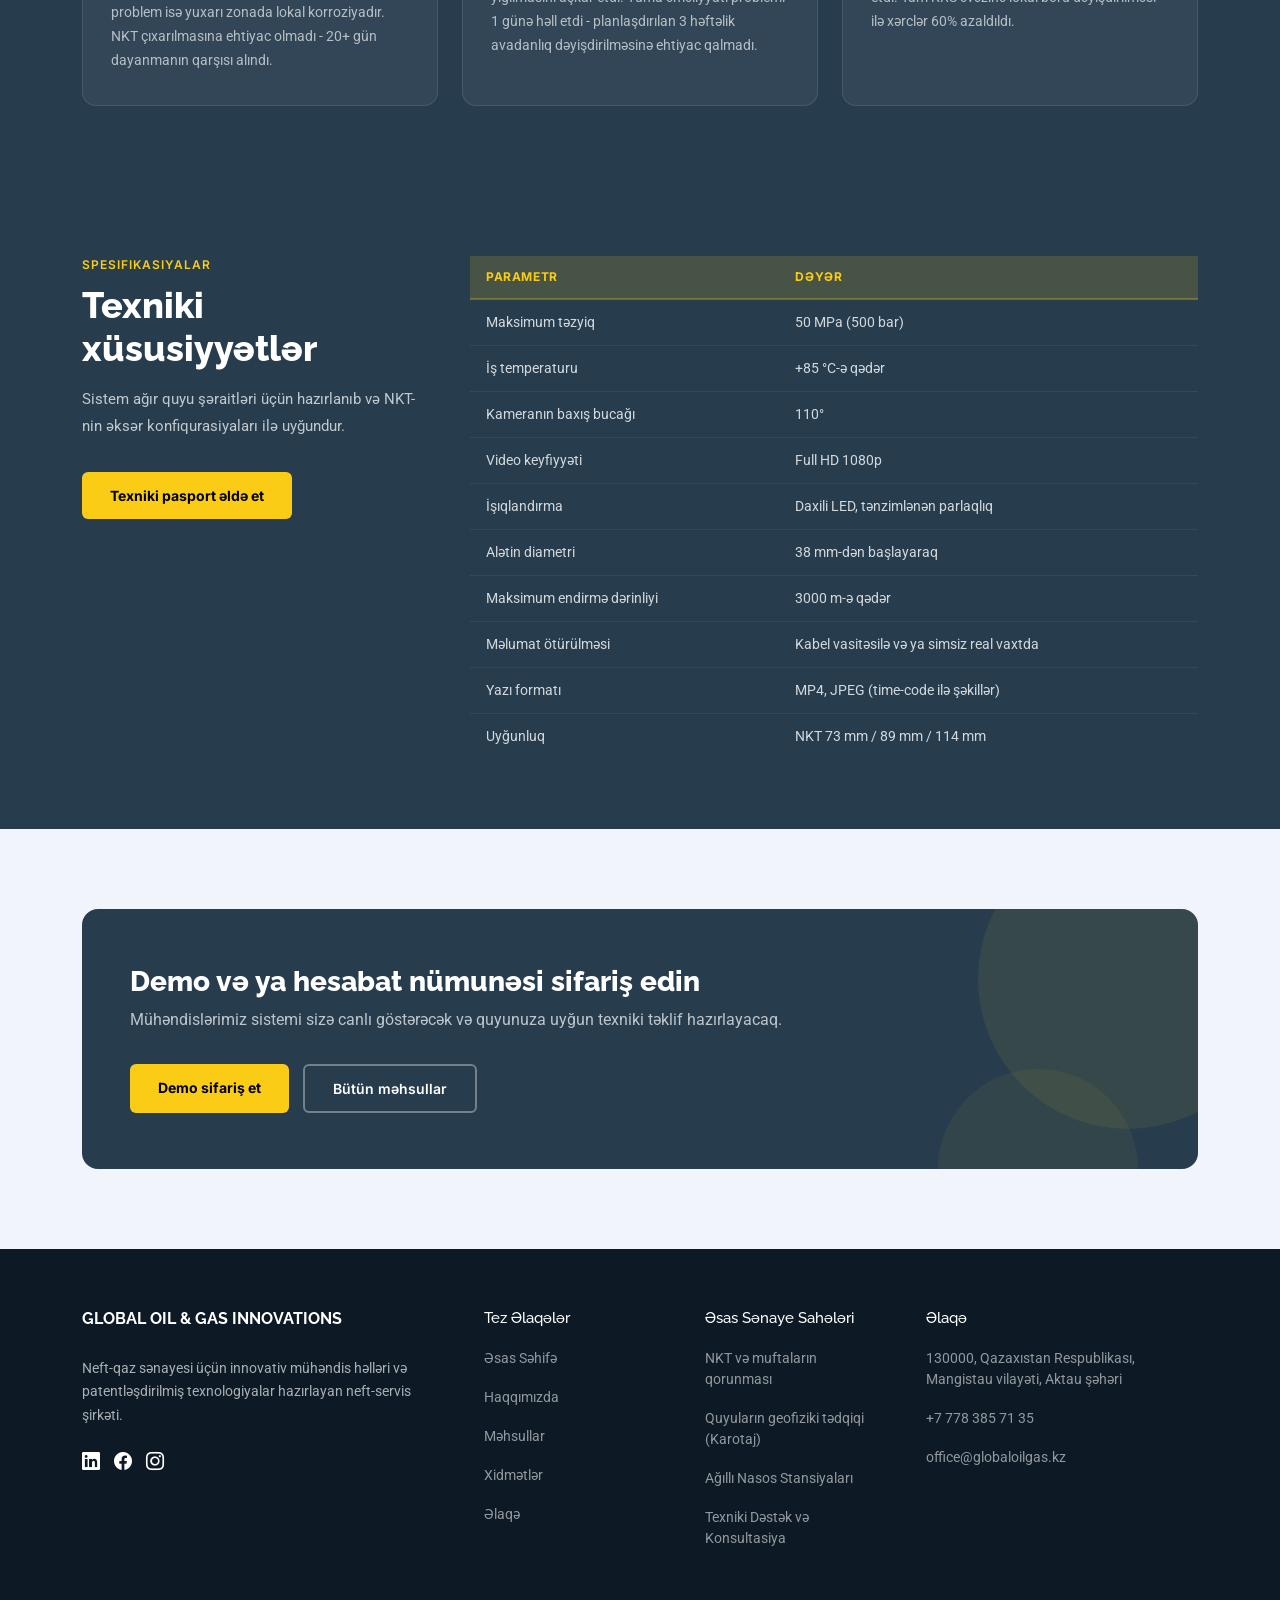
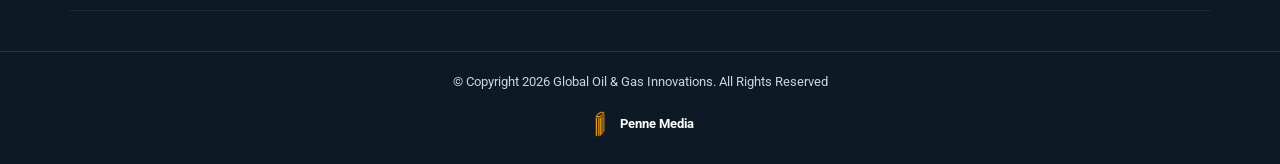
<file: product-video-inspection.html>
<!doctype html>
<html lang="ru">
  <head>
    <meta charset="utf-8" />
    <meta content="width=device-width, initial-scale=1.0" name="viewport" />
    <title>Quyu videoinspeksiya sistemi – Global Oil &amp; Gas Innovations</title>
    <meta
      name="description"
      content="Видеоинспекция скважин в реальном времени – без подъёма НКТ. Коррозия, деформация, приток песка."
    />

    <link href="https://fonts.googleapis.com" rel="preconnect" />
    <link href="https://fonts.gstatic.com" rel="preconnect" crossorigin />
    <link
      href="https://fonts.googleapis.com/css2?family=Roboto:wght@300;400;500;700;900&family=Raleway:wght@400;600;700;800;900&family=Inter:wght@400;500;600;700&display=swap"
      rel="stylesheet"
    />
    <link
      href="https://cdn.jsdelivr.net/npm/bootstrap@5.3.3/dist/css/bootstrap.min.css"
      rel="stylesheet"
    />
    <link
      href="https://cdn.jsdelivr.net/npm/bootstrap-icons@1.11.3/font/bootstrap-icons.css"
      rel="stylesheet"
    />
    <link href="https://unpkg.com/aos@2.3.4/dist/aos.css" rel="stylesheet" />
    <link href="assets/css/main.css" rel="stylesheet" />

    <style>
      /* ── Hero ─────────────────────────────────────────── */
      .hero-product {
        position: relative;
        min-height: 60vh;
        display: flex;
        align-items: center;
        padding: 140px 0 90px;
        overflow: hidden;
      }
      .hero-product .hero-bg {
        position: absolute;
        inset: 0;
        width: 100%;
        height: 100%;
        object-fit: cover;
        z-index: 0;
      }
      .hero-product::before {
        content: "";
        position: absolute;
        inset: 0;
        background: linear-gradient(
          135deg,
          rgba(0, 9, 16, 0.92) 0%,
          rgba(13, 31, 45, 0.8) 100%
        );
        z-index: 1;
      }
      .hero-product .container {
        position: relative;
        z-index: 2;
      }
      .hero-product h1 {
        font-family: var(--heading-font);
        font-size: clamp(34px, 5vw, 58px);
        font-weight: 800;
        color: #fff;
        line-height: 1.12;
        margin-bottom: 18px;
      }
      .hero-product h1 span {
        color: var(--accent-color);
      }
      .hero-product p {
        color: rgba(255, 255, 255, 0.8);
        font-size: 17px;
        max-width: 620px;
        line-height: 1.75;
      }
      .breadcrumb-bar {
        display: flex;
        align-items: center;
        gap: 8px;
        font-family: var(--nav-font);
        font-size: 13px;
        text-transform: uppercase;
        letter-spacing: 0.6px;
        color: rgba(255, 255, 255, 0.5);
        margin-bottom: 28px;
      }
      .breadcrumb-bar a {
        color: rgba(255, 255, 255, 0.5);
        text-decoration: none;
        transition: 0.3s;
      }
      .breadcrumb-bar a:hover {
        color: var(--accent-color);
      }
      .breadcrumb-bar .sep {
        color: rgba(255, 255, 255, 0.3);
      }
      .breadcrumb-bar .current {
        color: var(--accent-color);
      }
      .hero-btns {
        display: flex;
        gap: 14px;
        flex-wrap: wrap;
        margin-top: 32px;
      }
      .btn-primary {
        background: var(--accent-color);
        color: #000;
        font-family: var(--nav-font);
        font-size: 14px;
        font-weight: 700;
        padding: 13px 28px;
        border-radius: 6px;
        text-decoration: none;
        transition: 0.3s;
        border: none;
        display: inline-block;
      }
      .btn-primary:hover {
        background: #ca8a04;
        color: #000;
        transform: translateY(-2px);
      }
      .btn-outline-light-c {
        background: transparent;
        color: #fff;
        font-family: var(--nav-font);
        font-size: 14px;
        font-weight: 600;
        padding: 12px 28px;
        border-radius: 6px;
        text-decoration: none;
        border: 2px solid rgba(255, 255, 255, 0.4);
        transition: 0.3s;
        display: inline-block;
      }
      .btn-outline-light-c:hover {
        border-color: #fff;
        color: #fff;
        background: rgba(255, 255, 255, 0.08);
      }

      /* ── Shared section tokens ────────────────────────── */
      .sec-tag {
        display: inline-block;
        font-family: var(--nav-font);
        font-size: 12px;
        font-weight: 600;
        text-transform: uppercase;
        letter-spacing: 1px;
        color: var(--accent-color);
        margin-bottom: 12px;
      }
      .section-h2 {
        font-family: var(--heading-font);
        font-size: clamp(24px, 3vw, 36px);
        font-weight: 800;
        color: var(--heading-color);
        margin-bottom: 16px;
        line-height: 1.2;
      }
      .section-h2-white {
        font-family: var(--heading-font);
        font-size: clamp(24px, 3vw, 36px);
        font-weight: 800;
        color: #fff;
        margin-bottom: 16px;
        line-height: 1.2;
      }
      .section-p {
        color: var(--default-color);
        font-size: 15px;
        line-height: 1.8;
      }
      .section-p-white {
        color: rgba(255, 255, 255, 0.72);
        font-size: 15px;
        line-height: 1.8;
      }

      /* ── Problem section ──────────────────────────────── */
      .problem-section {
        padding: 80px 0;
        background: #f1f4fa;
      }
      .problem-card {
        background: #fff;
        border-radius: 12px;
        padding: 28px 24px;
        height: 100%;
        box-shadow: 0 4px 18px rgba(0, 0, 0, 0.07);
        border-left: 4px solid #e74c3c;
        transition: 0.3s;
      }
      .problem-card:hover {
        transform: translateY(-4px);
        box-shadow: 0 10px 30px rgba(0, 0, 0, 0.11);
      }
      .problem-card .icon {
        font-size: 30px;
        color: #e74c3c;
        margin-bottom: 14px;
        display: block;
      }
      .problem-card h5 {
        font-family: var(--heading-font);
        font-size: 16px;
        font-weight: 700;
        color: var(--heading-color);
        margin-bottom: 8px;
      }
      .problem-card p {
        font-size: 14px;
        color: var(--default-color);
        margin: 0;
        line-height: 1.65;
      }

      /* ── Solution / feature strip ─────────────────────── */
      .solution-section {
        padding: 80px 0;
      }
      .solution-image {
        border-radius: 14px;
        overflow: hidden;
        box-shadow: 0 16px 48px rgba(0, 0, 0, 0.12);
      }
      .solution-image img {
        width: 100%;
        height: 700px;
        object-fit: cover;
        display: block;
        transition: transform 0.5s;
      }
      .solution-image:hover img {
        transform: scale(1.03);
      }
      .detect-list {
        list-style: none;
        padding: 0;
        margin: 0;
      }
      .detect-list li {
        display: flex;
        align-items: flex-start;
        gap: 12px;
        padding: 10px 0;
        border-bottom: 1px solid rgba(39, 61, 78, 0.07);
        font-size: 14px;
        color: var(--default-color);
        line-height: 1.6;
      }
      .detect-list li:last-child {
        border: none;
      }
      .detect-list li i {
        color: var(--accent-color);
        margin-top: 2px;
        flex-shrink: 0;
        font-size: 15px;
      }

      /* ── Feature cards ────────────────────────────────── */
      .features-section {
        padding: 80px 0;
        background: #f1f4fa;
      }
      .feat-card {
        background: #fff;
        border-radius: 12px;
        padding: 28px 24px;
        height: 100%;
        box-shadow: 0 4px 18px rgba(0, 0, 0, 0.07);
        border: 1.5px solid transparent;
        transition: 0.35s;
        position: relative;
        overflow: hidden;
      }
      .feat-card::after {
        content: "";
        position: absolute;
        bottom: 0;
        left: 0;
        width: 100%;
        height: 3px;
        background: var(--accent-color);
        transform: scaleX(0);
        transform-origin: left;
        transition: 0.35s;
      }
      .feat-card:hover {
        transform: translateY(-6px);
        box-shadow: 0 14px 40px rgba(0, 0, 0, 0.11);
        border-color: rgba(250, 204, 21, 0.25);
      }
      .feat-card:hover::after {
        transform: scaleX(1);
      }
      .feat-card .icon-wrap {
        width: 52px;
        height: 52px;
        background: rgba(250, 204, 21, 0.1);
        border-radius: 12px;
        display: flex;
        align-items: center;
        justify-content: center;
        font-size: 22px;
        color: var(--accent-color);
        margin-bottom: 16px;
        transition: 0.3s;
      }
      .feat-card:hover .icon-wrap {
        background: var(--accent-color);
        color: #000;
      }
      .feat-card h5 {
        font-family: var(--heading-font);
        font-size: 16px;
        font-weight: 700;
        color: var(--heading-color);
        margin-bottom: 8px;
      }
      .feat-card p {
        font-size: 14px;
        color: var(--default-color);
        margin: 0;
        line-height: 1.65;
      }
      .feat-card .spec-val {
        font-family: var(--heading-font);
        font-size: 26px;
        font-weight: 900;
        color: var(--accent-color);
        display: block;
        margin-bottom: 4px;
      }

      /* ── Case studies ─────────────────────────────────── */
      .cases-section {
        padding: 80px 0;
        background: var(--heading-color);
      }
      .case-card {
        background: rgba(255, 255, 255, 0.05);
        border: 1px solid rgba(255, 255, 255, 0.1);
        border-radius: 14px;
        padding: 32px 28px;
        height: 100%;
        transition: 0.35s;
        position: relative;
        overflow: hidden;
      }
      .case-card::before {
        content: "";
        position: absolute;
        top: 0;
        left: 0;
        width: 100%;
        height: 3px;
        background: var(--accent-color);
      }
      .case-card:hover {
        background: rgba(255, 255, 255, 0.09);
        transform: translateY(-5px);
      }
      .case-card .case-num {
        font-family: var(--heading-font);
        font-size: 11px;
        font-weight: 700;
        text-transform: uppercase;
        letter-spacing: 1px;
        color: var(--accent-color);
        margin-bottom: 12px;
        display: block;
      }
      .case-card h5 {
        font-family: var(--heading-font);
        font-size: 17px;
        font-weight: 700;
        color: #fff;
        margin-bottom: 14px;
      }
      .case-row {
        display: flex;
        gap: 16px;
        margin-bottom: 12px;
      }
      .case-box {
        flex: 1;
        background: rgba(255, 255, 255, 0.05);
        border-radius: 8px;
        padding: 14px 12px;
        text-align: center;
      }
      .case-box .lbl {
        font-family: var(--nav-font);
        font-size: 10px;
        font-weight: 600;
        text-transform: uppercase;
        letter-spacing: 0.6px;
        color: rgba(255, 255, 255, 0.4);
        display: block;
        margin-bottom: 4px;
      }
      .case-box .val {
        font-family: var(--heading-font);
        font-size: 18px;
        font-weight: 800;
        color: #fff;
        display: block;
      }
      .case-box.accent .val {
        color: var(--accent-color);
      }
      .case-card p {
        color: rgba(255, 255, 255, 0.65);
        font-size: 14px;
        line-height: 1.7;
        margin: 0;
      }

      /* ── Tech specs table ─────────────────────────────── */
      .specs-section {
        background: var(--heading-color);
        padding: 70px 0;
        color: #fff;
      }
      .specs-section .section-tag {
        font-family: var(--nav-font);
        font-size: 12px;
        font-weight: 600;
        text-transform: uppercase;
        letter-spacing: 1px;
        color: var(--accent-color);
        display: block;
        margin-bottom: 10px;
      }
      .spec-table {
        width: 100%;
        border-collapse: collapse;
        font-size: 14px;
      }
      .spec-table th {
        background: rgba(250, 204, 21, 0.15);
        color: var(--accent-color);
        font-family: var(--nav-font);
        font-size: 12px;
        text-transform: uppercase;
        letter-spacing: 0.6px;
        padding: 12px 16px;
        text-align: left;
        border-bottom: 2px solid rgba(250, 204, 21, 0.3);
      }
      .spec-table td {
        padding: 12px 16px;
        color: rgba(255, 255, 255, 0.8);
        border-bottom: 1px solid rgba(255, 255, 255, 0.06);
      }
      .spec-table tr:last-child td {
        border-bottom: none;
      }
      .spec-table tr:hover td {
        background: rgba(255, 255, 255, 0.04);
        color: #fff;
      }

      /* ── CTA ──────────────────────────────────────────── */
      .cta-section {
        padding: 80px 0;
        background: #f1f4fa;
      }
      .cta-box {
        background: var(--heading-color);
        border-radius: 16px;
        padding: 56px 48px;
        display: flex;
        align-items: center;
        justify-content: space-between;
        gap: 32px;
        position: relative;
        overflow: hidden;
      }
      .cta-box::before {
        content: "";
        position: absolute;
        right: -80px;
        top: -80px;
        width: 300px;
        height: 300px;
        background: rgba(250, 204, 21, 0.07);
        border-radius: 50%;
      }
      .cta-box::after {
        content: "";
        position: absolute;
        right: 60px;
        bottom: -100px;
        width: 200px;
        height: 200px;
        background: rgba(250, 204, 21, 0.05);
        border-radius: 50%;
      }
      .cta-text h3 {
        font-family: var(--heading-font);
        font-size: 28px;
        font-weight: 800;
        color: #fff;
        margin-bottom: 10px;
      }
      .cta-text p {
        color: rgba(255, 255, 255, 0.7);
        margin: 0;
      }
      .cta-buttons {
        display: flex;
        gap: 14px;
        flex-shrink: 0;
        position: relative;
        z-index: 2;
      }
      .btn-outline-dark {
        background: transparent;
        color: #fff;
        font-family: var(--nav-font);
        font-size: 14px;
        font-weight: 600;
        padding: 12px 28px;
        border-radius: 6px;
        text-decoration: none;
        border: 2px solid rgba(255, 255, 255, 0.35);
        transition: 0.3s;
        display: inline-block;
      }
      .btn-outline-dark:hover {
        border-color: #fff;
        color: #fff;
        background: rgba(255, 255, 255, 0.08);
      }

      /* ── Footer ───────────────────────────────────────── */
      .footer {
        background: #0d1a26;
        color: rgba(255, 255, 255, 0.65);
        padding: 60px 0 0;
        font-size: 14px;
      }
      .footer-grid {
        display: grid;
        grid-template-columns: 2fr 1fr 1fr 1.5fr;
        gap: 40px;
        padding-bottom: 48px;
        border-bottom: 1px solid rgba(255, 255, 255, 0.08);
      }
      .footer-col h4 {
        color: #fff;
        font-family: var(--heading-font);
        margin-bottom: 16px;
      }
      .footer-col h5 {
        color: #fff;
        font-size: 15px;
        font-family: var(--heading-font);
        margin-bottom: 16px;
      }
      .footer-col p {
        line-height: 1.7;
        margin-bottom: 20px;
      }
      .footer-col ul {
        list-style: none;
        padding: 0;
        margin: 0;
      }
      .footer-col ul li {
        padding: 5px 0;
        color: rgba(255, 255, 255, 0.55);
        transition: 0.3s;
      }
      .footer-col ul li a {
        color: rgba(255, 255, 255, 0.55);
        text-decoration: none;
        transition: 0.3s;
      }
      .footer-col ul li a:hover {
        color: var(--accent-color);
      }
      .socials a {
        color: #fff;
        font-size: 18px;
        margin-right: 14px;
        transition: 0.3s;
      }
      .socials a:hover {
        color: var(--accent-color);
      }
      .footer-bottom {
        padding: 20px 0;
      }
      .footer-copy {
        display: flex;
        justify-content: space-between;
        align-items: center;
        flex-wrap: wrap;
        gap: 12px;
        font-size: 13px;
        color: #cbd5e1;
      }
      .footer-copy p {
        margin: 0;
      }
      .credit a {
        color: #fff;
        text-decoration: none;
        display: flex;
        align-items: center;
        gap: 6px;
      }
      #scroll-top {
        position: fixed;
        bottom: 28px;
        right: 28px;
        width: 42px;
        height: 42px;
        background: var(--accent-color);
        border-radius: 50%;
        display: none;
        align-items: center;
        justify-content: center;
        z-index: 999;
        text-decoration: none;
        box-shadow: 0 4px 14px rgba(0, 0, 0, 0.25);
        transition: 0.3s;
      }
      #scroll-top.active {
        display: flex;
      }
      #scroll-top::after {
        content: "↑";
        color: #000;
        font-size: 18px;
        font-weight: 700;
        line-height: 1;
      }
      #scroll-top:hover {
        background: #ca8a04;
        transform: translateY(-3px);
      }

      @media (max-width: 992px) {
        .footer-grid {
          grid-template-columns: 1fr 1fr;
        }
        .cta-box {
          flex-direction: column;
          text-align: center;
          padding: 40px 28px;
        }
        .cta-buttons {
          justify-content: center;
        }
      }
      @media (max-width: 768px) {
        .hero-product {
          padding: 110px 0 60px;
          min-height: auto;
        }
        .solution-image img {
          height: 280px;
        }
      }
      @media (max-width: 575px) {
        .footer-grid {
          grid-template-columns: 1fr;
        }
        .cta-box {
          padding: 32px 20px;
        }
        .cta-buttons {
          flex-direction: column;
          width: 100%;
        }
        .cta-buttons a {
          text-align: center;
        }
      }
    </style>
  </head>

  <body>
    <!-- ══ Header ══════════════════════════════════════════ -->
    <header id="header" class="header fixed-top">
      <div
        class="container-fluid container-xl d-flex align-items-center justify-content-between"
      >
        <div class="d-flex align-items-center">
          <div class="logo-box me-2">
            <img
              src="assets/img/global_white.png"
              alt="Global Oil & Gas Innovations Logo"
              style="height: 60px; width: auto"
            />
          </div>
        </div>
        <nav id="navmenu" class="navmenu">
          <ul>
            <li><a href="index.html">Ana Səhifə</a></li>
            <li><a href="about.html">Haqqımızda</a></li>
            <li><a href="products.html" class="active">Məhsullar</a></li>
            <li><a href="services.html">Xidmətlər</a></li>
            <li><a href="contact.html">Əlaqə</a></li>
          </ul>
          <i class="mobile-nav-toggle d-xl-none bi bi-list"></i>
        </nav>
        <div class="d-flex align-items-center">
          <span class="me-4 phone d-none d-lg-inline"
            ><i class="bi bi-telephone" style="padding-right: 5px"></i> +7 778 385 71 35</span
          >
          <a class="btn btn-warning" href="contact.html"
            >Qiymət Təklifi İstəyin</a
          >
        </div>
      </div>
    </header>

    <main>
      <!-- ══ HERO ════════════════════════════════════════════ -->
      <section class="hero-product dark-background">
        <img src="assets/img/background.png" class="hero-bg" alt="" />
        <div class="container">
          <div class="breadcrumb-bar">
            <a href="index.html">Ana Səhifə</a><span class="sep">/</span>
            <a href="products.html">Məhsullar</a><span class="sep">/</span>
            <span class="current">Quyu videoinspeksiyası</span>
          </div>
          <span class="badge bg-warning text-dark mb-4">NKT HƏLLƏRİ</span>
          <h1>
            Real vaxt rejimində <span>quyu videoinspeksiya</span><br />sistemi
          </h1>
          <p>
            NKT-ni çıxarmadan quyunu diaqnostika edin. Korroziya, deformasiya,
            qum, neft-su kontaktı - təmir qərarı verməzdən əvvəl hər şeyi görün.
          </p>
          <div class="hero-btns">
            <a href="contact.html" class="btn-primary">
              Demo sifariş et <i class="bi bi-arrow-right ms-1"></i>
            </a>
            <a href="contact.html?type=report" class="btn-outline-light-c">
              Hesabat nümunəsi əldə et
            </a>
          </div>
        </div>
      </section>

      <!-- ══ PROBLEM ══════════════════════════════════════════ -->
      <section class="problem-section" data-aos="fade-up">
        <div class="container">
          <div class="text-center mb-5">
            <span class="sec-tag">Problem</span>
            <h2 class="section-h2">
              Videoinspeksiya olmadan - baha başa gələn səhvlər
            </h2>
            <p class="section-p mx-auto" style="max-width: 580px">
              Ənənəvi diaqnostika dolayı metodlara əsaslanır. Nəticədə verilən
              yanlış qərarlar, quyuda işin 20+ gün dayanması və milyonlarla
              zərər yaranır.
            </p>
          </div>
          <div class="row g-4">
            <div
              class="col-lg-3 col-md-6"
              data-aos="fade-up"
              data-aos-delay="50"
            >
              <div class="problem-card">
                <i class="bi bi-eye-slash icon"></i>
                <h5>Sıfır görünürlük</h5>
                <p>
                  NKT və quyunun daxili vəziyyətini borunu çıxarmadan
                  qiymətləndirmək mümkün deyil.
                </p>
              </div>
            </div>
            <div
              class="col-lg-3 col-md-6"
              data-aos="fade-up"
              data-aos-delay="100"
            >
              <div class="problem-card">
                <i class="bi bi-x-circle icon"></i>
                <h5>Yanlış diaqnostika</h5>
                <p>
                  Dolayı metodlar səhv nəticələr verir - lazımsız NKT
                  çıxarılması və əlavə xərclər.
                </p>
              </div>
            </div>
            <div
              class="col-lg-3 col-md-6"
              data-aos="fade-up"
              data-aos-delay="150"
            >
              <div class="problem-card">
                <i class="bi bi-clock-history icon"></i>
                <h5>20+ gün dayanma</h5>
                <p>
                  Qərarlar video sübut olmadan verilir - quyu həftələrlə
                  dayanır.
                </p>
              </div>
            </div>
            <div
              class="col-lg-3 col-md-6"
              data-aos="fade-up"
              data-aos-delay="200"
            >
              <div class="problem-card">
                <i class="bi bi-currency-dollar icon"></i>
                <h5>Gizli xərclər</h5>
                <p>
                  Lazımsız çıxarılma: briqada, avadanlıq və hasilat itkisi -
                  bütün bunlar böyük maliyyə itkisinə səbəb olur.
                </p>
              </div>
            </div>
          </div>
        </div>
      </section>

      <!-- ══ SOLUTION ═════════════════════════════════════════ -->
      <section class="solution-section" data-aos="fade-up">
        <div class="container">
          <div class="row align-items-center g-5">
            <div class="col-lg-6" data-aos="fade-right" data-aos-delay="50">
              <div class="solution-image">
                <img src="assets/img/cam5.jpeg" alt="Quyu videoinspeksiyası" />
              </div>
            </div>
            <div class="col-lg-6" data-aos="fade-left" data-aos-delay="100">
              <span class="sec-tag">Həll</span>
              <h2 class="section-h2">
                Qərar verməzdən əvvəl - quyunun içindən video
              </h2>
              <p class="section-p mb-4">
                Kamera quyuya endirilir və real vaxtda video ötürür. Siz
                avadanlığın real vəziyyətini dəqiq görür və qərarları
                fərziyyələrə deyil, faktlara əsasən verirsiniz.
              </p>
              <p class="section-p mb-4">
                <strong>Sistem nəyi aşkar edir:</strong>
              </p>
              <ul class="detect-list">
                <li>
                  <i class="bi bi-check-circle-fill"></i> NKT-nin daxili
                  səthində korroziya və pitinq
                </li>
                <li>
                  <i class="bi bi-check-circle-fill"></i> Deformasiyalar, çatlar
                  və mexaniki zədələr
                </li>
                <li>
                  <i class="bi bi-check-circle-fill"></i> Qum daxilolmaları və
                  çöküntülər
                </li>
                <li>
                  <i class="bi bi-check-circle-fill"></i> Neft-su kontaktı və
                  fazaların ayrılması
                </li>
                <li>
                  <i class="bi bi-check-circle-fill"></i> Parafin və asfalt
                  çöküntüləri
                </li>
                <li>
                  <i class="bi bi-check-circle-fill"></i> Paker və nasos
                  avadanlığının vəziyyəti
                </li>
              </ul>
            </div>
          </div>
        </div>
      </section>

      <!-- ══ KEY SPECS GRID ══════════════════════════════════ -->
      <section class="features-section" data-aos="fade-up">
        <div class="container">
          <div class="text-center mb-5">
            <span class="sec-tag">Texniki parametrlər</span>
            <h2 class="section-h2">Sistemin əsas xüsusiyyətləri</h2>
          </div>
          <div class="row g-4">
            <div
              class="col-lg-3 col-md-6"
              data-aos="fade-up"
              data-aos-delay="50"
            >
              <div class="feat-card text-center">
                <div class="icon-wrap mx-auto">
                  <i class="bi bi-speedometer2"></i>
                </div>
                <span class="spec-val">50 MPa</span>
                <h5>İş təzyiqi</h5>
                <p>
                  Dərin quyularda ekstremal təzyiqə davam gətirərək
                  funksionallığını qoruyur.
                </p>
              </div>
            </div>
            <div
              class="col-lg-3 col-md-6"
              data-aos="fade-up"
              data-aos-delay="100"
            >
              <div class="feat-card text-center">
                <div class="icon-wrap mx-auto">
                  <i class="bi bi-thermometer-high"></i>
                </div>
                <span class="spec-val">85 °C</span>
                <h5>Temperatur diapazonu</h5>
                <p>
                  Lay mühitinin yüksək temperatur şəraitində stabil işləmə təmin
                  edir.
                </p>
              </div>
            </div>
            <div
              class="col-lg-3 col-md-6"
              data-aos="fade-up"
              data-aos-delay="150"
            >
              <div class="feat-card text-center">
                <div class="icon-wrap mx-auto">
                  <i class="bi bi-camera-video-fill"></i>
                </div>
                <span class="spec-val">110°</span>
                <h5>Kameranın baxış bucağı</h5>
                <p>
                  110° geniş baxış bucağı NKT-nin daxili səthinin tam
                  görüntülənməsini təmin edir.
                </p>
              </div>
            </div>
            <div
              class="col-lg-3 col-md-6"
              data-aos="fade-up"
              data-aos-delay="200"
            >
              <div class="feat-card text-center">
                <div class="icon-wrap mx-auto">
                  <i class="bi bi-broadcast"></i>
                </div>
                <span class="spec-val">Real-time</span>
                <h5>Real vaxtda video</h5>
                <p>
                  Videonun gecikməsiz birbaşa səthə ötürülməsi - sonradan baxışa
                  ehtiyac yoxdur.
                </p>
              </div>
            </div>
          </div>
        </div>
      </section>

      <!-- ══ CASE STUDIES ════════════════════════════════════ -->
      <section class="cases-section" data-aos="fade-up">
        <div class="container">
          <div class="text-center mb-5">
            <span class="sec-tag" style="color: var(--accent-color)">
              Real hallar
            </span>
            <h2 class="section-h2-white">3 hal - qarşısı alınmış 3 səhv</h2>
            <p class="section-p-white mx-auto" style="max-width: 560px">
              Videoinspeksiya qərarverməni dəyişir: bahalı NKT çıxarılması
              əvəzinə dəqiq diaqnostika və hədəfli müdaxilə.
            </p>
          </div>
          <div class="row g-4">
            <div class="col-lg-4" data-aos="fade-up" data-aos-delay="50">
              <div class="case-card">
                <span class="case-num">Hal I</span>
                <h5>Nasos nasazlığı şübhəsi</h5>
                <div class="case-row">
                  <div class="case-box">
                    <span class="lbl">İnspeksiyadan əvvəl</span>
                    <span class="val">NKT çıxarılması</span>
                  </div>
                  <div class="case-box accent">
                    <span class="lbl">İnspeksiyadan sonra</span>
                    <span class="val">Lokal təmir</span>
                  </div>
                </div>
                <p>
                  Videoinspeksiya göstərdi ki, nasos işləkdir, problem isə
                  yuxarı zonada lokal korroziyadır. NKT çıxarılmasına ehtiyac
                  olmadı - 20+ gün dayanmanın qarşısı alındı.
                </p>
              </div>
            </div>

            <div class="col-lg-4" data-aos="fade-up" data-aos-delay="100">
              <div class="case-card">
                <span class="case-num">Hal II</span>
                <h5>Səbəbi bilinməyən debit azalması</h5>
                <div class="case-row">
                  <div class="case-box">
                    <span class="lbl">Fərziyyə</span>
                    <span class="val">Nasosun dəyişdirilməsi</span>
                  </div>
                  <div class="case-box accent">
                    <span class="lbl">Real səbəb</span>
                    <span class="val">Qum tıxacı</span>
                  </div>
                </div>
                <p>
                  Kamera NKT-nin aşağı hissəsində qum yığılmasını aşkar etdi.
                  Yuma əməliyyatı problemi 1 günə həll etdi - planlaşdırılan 3
                  həftəlik avadanlıq dəyişdirilməsinə ehtiyac qalmadı.
                </p>
              </div>
            </div>

            <div class="col-lg-4" data-aos="fade-up" data-aos-delay="150">
              <div class="case-card">
                <span class="case-num">Hal III</span>
                <h5>Quyuda anormal su artımı</h5>
                <div class="case-row">
                  <div class="case-box">
                    <span class="lbl">Versiya</span>
                    <span class="val">Paker nasazlığı</span>
                  </div>
                  <div class="case-box accent">
                    <span class="lbl">Reallıq</span>
                    <span class="val">NKT-də çat</span>
                  </div>
                </div>
                <p>
                  Video 1240 m dərinlikdə NKT-də mikroçat aşkar etdi. Tam KRS
                  əvəzinə lokal boru dəyişdirilməsi ilə xərclər 60% azaldıldı.
                </p>
              </div>
            </div>
          </div>
        </div>
      </section>

      <!-- ══ TECH SPECS TABLE ════════════════════════════════ -->
      <section class="specs-section" data-aos="fade-up">
        <div class="container">
          <div class="row align-items-start g-5">
            <div class="col-lg-4">
              <span class="section-tag">Spesifikasiyalar</span>
              <h2 class="section-h2-white">Texniki xüsusiyyətlər</h2>
              <p class="section-p-white">
                Sistem ağır quyu şəraitləri üçün hazırlanıb və NKT-nin əksər
                konfiqurasiyaları ilə uyğundur.
              </p>
              <a href="contact.html" class="btn-primary mt-3">
                Texniki pasport əldə et
              </a>
            </div>
            <div class="col-lg-8">
              <table class="spec-table">
                <thead>
                  <tr>
                    <th>Parametr</th>
                    <th>Dəyər</th>
                  </tr>
                </thead>
                <tbody>
                  <tr>
                    <td>Maksimum təzyiq</td>
                    <td>50 MPa (500 bar)</td>
                  </tr>
                  <tr>
                    <td>İş temperaturu</td>
                    <td>+85 °C-ə qədər</td>
                  </tr>
                  <tr>
                    <td>Kameranın baxış bucağı</td>
                    <td>110°</td>
                  </tr>
                  <tr>
                    <td>Video keyfiyyəti</td>
                    <td>Full HD 1080p</td>
                  </tr>
                  <tr>
                    <td>İşıqlandırma</td>
                    <td>Daxili LED, tənzimlənən parlaqlıq</td>
                  </tr>
                  <tr>
                    <td>Alətin diametri</td>
                    <td>38 mm-dən başlayaraq</td>
                  </tr>
                  <tr>
                    <td>Maksimum endirmə dərinliyi</td>
                    <td>3000 m-ə qədər</td>
                  </tr>
                  <tr>
                    <td>Məlumat ötürülməsi</td>
                    <td>Kabel vasitəsilə və ya simsiz real vaxtda</td>
                  </tr>
                  <tr>
                    <td>Yazı formatı</td>
                    <td>MP4, JPEG (time-code ilə şəkillər)</td>
                  </tr>
                  <tr>
                    <td>Uyğunluq</td>
                    <td>NKT 73 mm / 89 mm / 114 mm</td>
                  </tr>
                </tbody>
              </table>
            </div>
          </div>
        </div>
      </section>

      <!-- ══ CTA ════════════════════════════════════════════ -->
      <section class="cta-section">
        <div class="container" data-aos="fade-up">
          <div class="cta-box">
            <div class="cta-text">
              <h3>Demo və ya hesabat nümunəsi sifariş edin</h3>
              <p>
                Mühəndislərimiz sistemi sizə canlı göstərəcək və quyunuza uyğun
                texniki təklif hazırlayacaq.
              </p>
            </div>
            <div class="cta-buttons">
              <a href="contact.html" class="btn-primary">Demo sifariş et</a>
              <a href="products.html" class="btn-outline-dark"
                >Bütün məhsullar</a
              >
            </div>
          </div>
        </div>
      </section>
    </main>

    <!-- ══ Footer ══════════════════════════════════════════ -->
    <footer class="footer">
      <div class="container footer-grid">
        <div class="footer-col">
          <h4>GLOBAL OIL &amp; GAS INNOVATIONS</h4>
          <p>
            Neft-qaz sənayesi üçün innovativ mühəndis həlləri və
            patentləşdirilmiş texnologiyalar hazırlayan neft-servis şirkəti.
          </p>
          <div class="socials">
            <a href="#"><i class="bi bi-linkedin"></i></a
            ><a href="#"><i class="bi bi-facebook"></i></a
            ><a href="#"><i class="bi bi-instagram"></i></a>
          </div>
        </div>
        <div class="footer-col">
          <h5>Tez Əlaqələr</h5>
          <ul>
            <li><a href="index.html">Əsas Səhifə</a></li>
            <li><a href="about.html">Haqqımızda</a></li>
            <li><a href="products.html">Məhsullar</a></li>
            <li><a href="services.html">Xidmətlər</a></li>
            <li><a href="contact.html">Əlaqə</a></li>
          </ul>
        </div>
        <div class="footer-col">
          <h5>Əsas Sənaye Sahələri</h5>
          <ul>
            <li>NKT və muftaların qorunması</li>
            <li>Quyuların geofiziki tədqiqi (Karotaj)</li>
            <li>Ağıllı Nasos Stansiyaları</li>
            <li>Texniki Dəstək və Konsultasiya</li>
          </ul>
        </div>
        <div class="footer-col">
          <h5>Əlaqə</h5>
          <ul>
            <li data-i18n-html="common.addr_html">
              130000, Qazaxıstan Respublikası,<br />Mangistau vilayəti, Aktau
              şəhəri
            </li>
            <li>+7 778 385 71 35</li>
            <li>
              <a href="mailto:office@globaloilgas.kz"
                >office@globaloilgas.kz</a
              >
            </li>
          </ul>
        </div>
      </div>
      <div class="footer-bottom">
        <div class="container footer-copy">
          <p>© Copyright 2026 Global Oil & Gas Innovations. All Rights Reserved</p>
          <p class="credit">
            <a href="https://penne.media"
              ><img
                src="assets/img/penne_transparent.png"
                alt="Penne Media"
                style="height: 40px; width: auto"
              /><strong style="color: #fff">Penne Media</strong></a
            >
          </p>
        </div>
      </div>
    </footer>
    <a href="#" id="scroll-top"></a>
    <script src="https://cdn.jsdelivr.net/npm/bootstrap@5.3.3/dist/js/bootstrap.bundle.min.js"></script>
    <script src="https://unpkg.com/aos@2.3.4/dist/aos.js"></script>
    <script>
      AOS.init({ duration: 700, easing: "ease-in-out", once: true });
      (function () {
        const h = document.getElementById("header");
        function s() {
          h.classList.toggle("scrolled", window.scrollY > 10);
        }
        window.addEventListener("scroll", s, { passive: true });
        s();
      })();
      (function () {
        const b = document.getElementById("scroll-top");
        window.addEventListener("scroll", () => {
          b.classList.toggle("active", window.scrollY > 300);
        });
        b.addEventListener("click", (e) => {
          e.preventDefault();
          window.scrollTo({ top: 0, behavior: "smooth" });
        });
      })();
      (function () {
        const t = document.querySelector(".mobile-nav-toggle");
        if (!t) return;
        t.addEventListener("click", () => {
          document.body.classList.toggle("mobile-nav-active");
          t.classList.toggle("bi-list");
          t.classList.toggle("bi-x");
        });
      })();
    </script>
  </body>
</html>
</file>
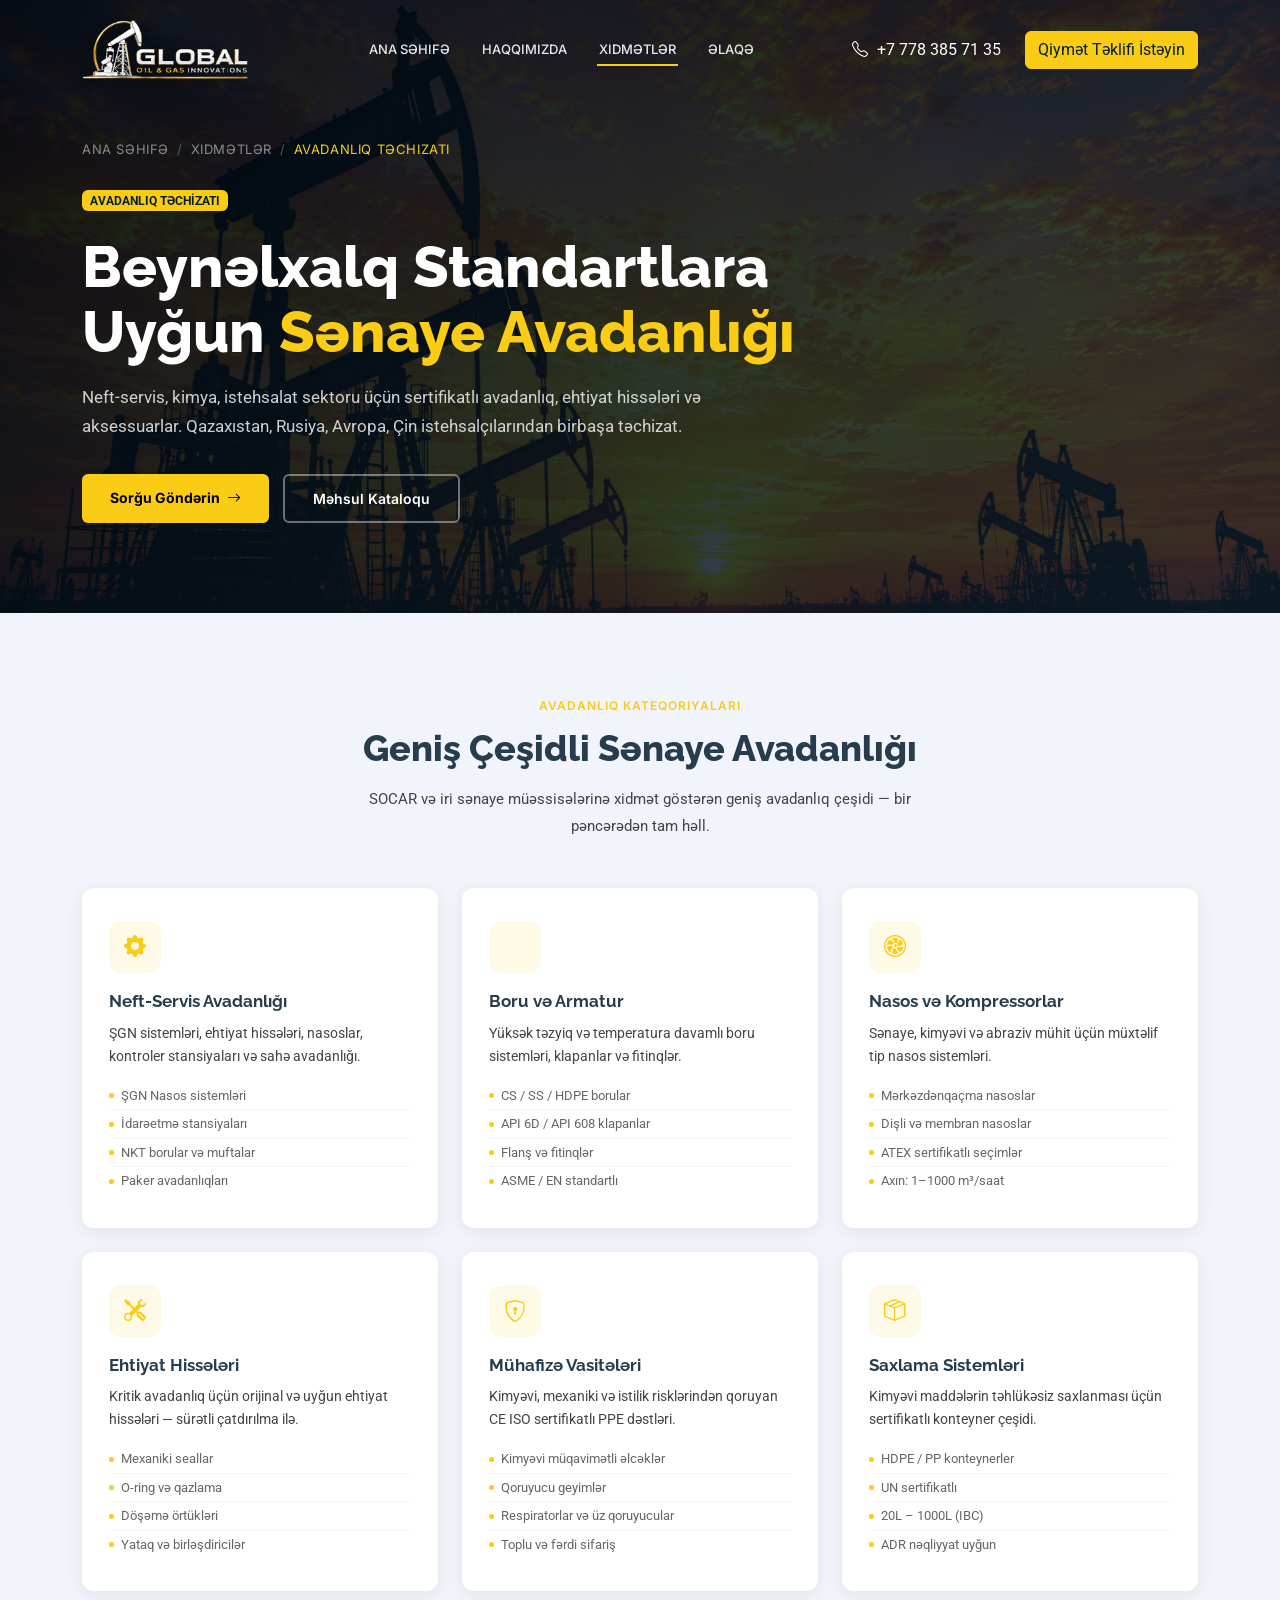
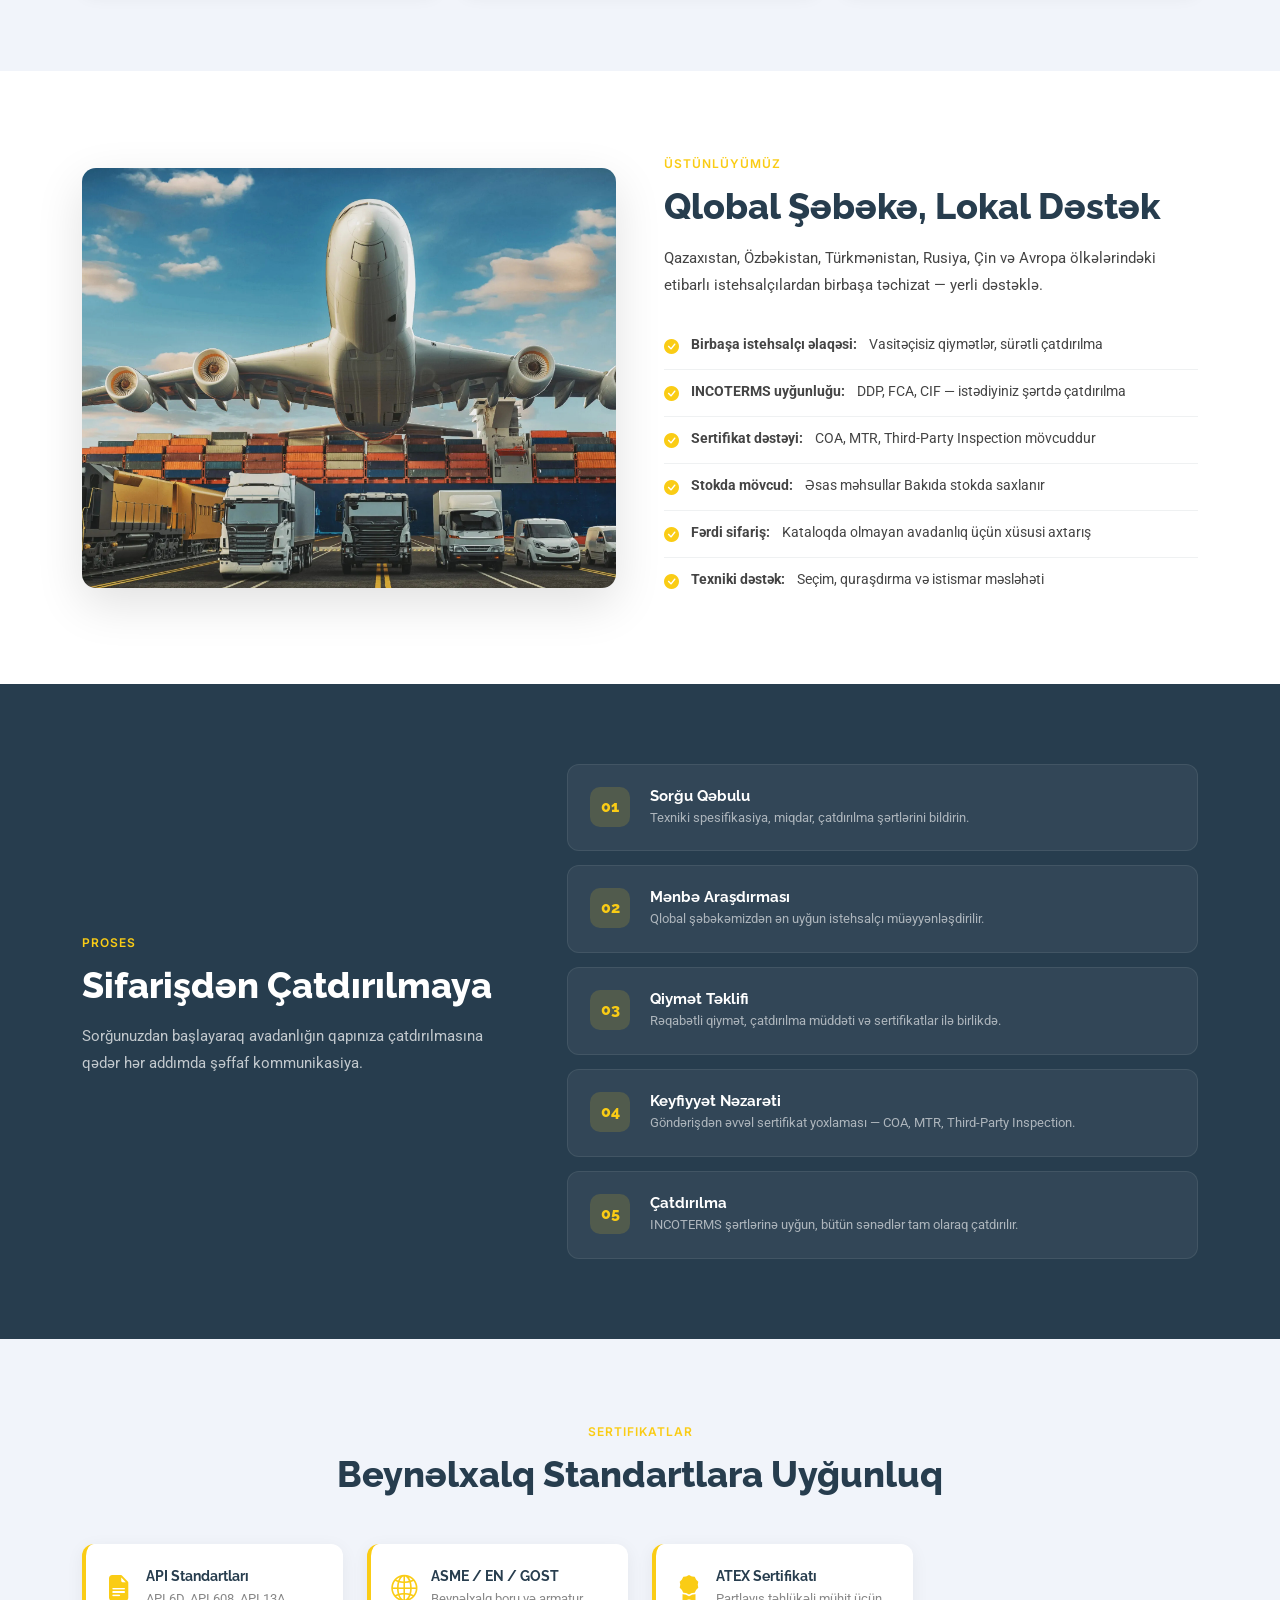
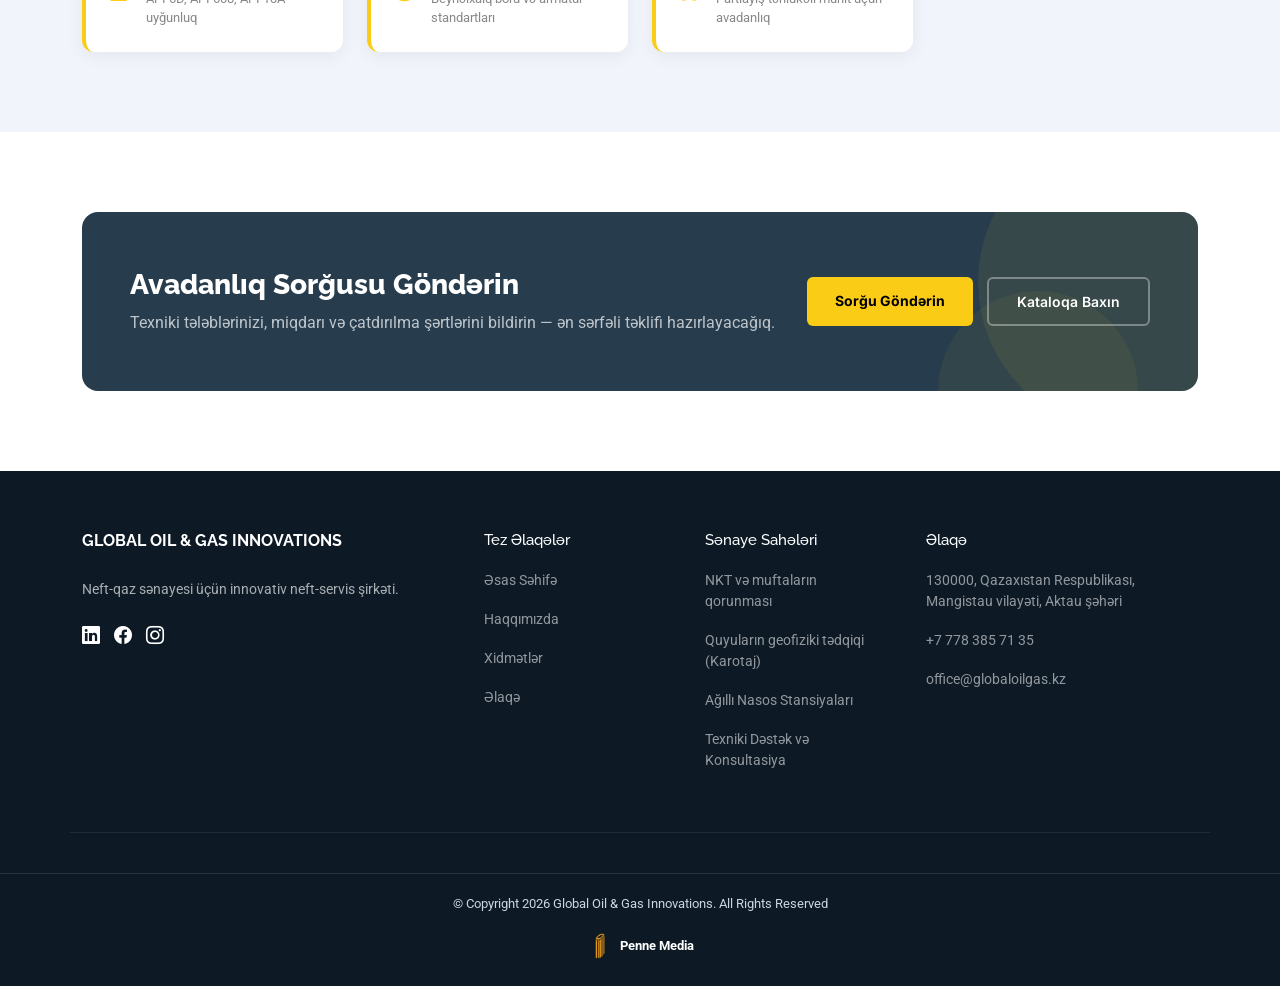
<file: service-equipment-supply.html>
<!doctype html>
<html lang="en">
  <head>
    <meta charset="utf-8" />
    <meta content="width=device-width, initial-scale=1.0" name="viewport" />
    <title>Avadanlıq Təchizatı – Global Oil &amp; Gas Innovations</title>
    <meta
      name="description"
      content="Neft-servis və sənaye sektoru üçün beynəlxalq standartlara uyğun avadanlıq, ehtiyat hissələri və aksessuarlar."
    />
    <link
      href="https://fonts.googleapis.com/css2?family=Roboto:wght@300;400;500;700;900&family=Raleway:wght@400;600;700;800;900&family=Inter:wght@400;500;600;700&display=swap"
      rel="stylesheet"
    />
    <link
      href="https://cdn.jsdelivr.net/npm/bootstrap@5.3.3/dist/css/bootstrap.min.css"
      rel="stylesheet"
    />
    <link
      href="https://cdn.jsdelivr.net/npm/bootstrap-icons@1.11.3/font/bootstrap-icons.css"
      rel="stylesheet"
    />
    <link href="https://unpkg.com/aos@2.3.4/dist/aos.css" rel="stylesheet" />
    <link href="assets/css/main.css" rel="stylesheet" />
    <style>
      .hero-product {
        position: relative;
        min-height: 60vh;
        display: flex;
        align-items: center;
        padding: 140px 0 90px;
        overflow: hidden;
      }
      .hero-product .hero-bg {
        position: absolute;
        inset: 0;
        width: 100%;
        height: 100%;
        object-fit: cover;
        z-index: 0;
      }
      .hero-product::before {
        content: "";
        position: absolute;
        inset: 0;
        background: linear-gradient(
          135deg,
          rgba(0, 9, 16, 0.92) 0%,
          rgba(13, 31, 45, 0.8) 100%
        );
        z-index: 1;
      }
      .hero-product .container {
        position: relative;
        z-index: 2;
      }
      .hero-product h1 {
        font-family: var(--heading-font);
        font-size: clamp(34px, 5vw, 58px);
        font-weight: 800;
        color: #fff;
        line-height: 1.12;
        margin-bottom: 18px;
      }
      .hero-product h1 span {
        color: var(--accent-color);
      }
      .hero-product p {
        color: rgba(255, 255, 255, 0.8);
        font-size: 17px;
        max-width: 620px;
        line-height: 1.75;
      }
      .breadcrumb-bar {
        display: flex;
        align-items: center;
        gap: 8px;
        font-family: var(--nav-font);
        font-size: 13px;
        text-transform: uppercase;
        letter-spacing: 0.6px;
        color: rgba(255, 255, 255, 0.5);
        margin-bottom: 28px;
      }
      .breadcrumb-bar a {
        color: rgba(255, 255, 255, 0.5);
        text-decoration: none;
        transition: 0.3s;
      }
      .breadcrumb-bar a:hover {
        color: var(--accent-color);
      }
      .breadcrumb-bar .sep {
        color: rgba(255, 255, 255, 0.3);
      }
      .breadcrumb-bar .current {
        color: var(--accent-color);
      }
      .hero-btns {
        display: flex;
        gap: 14px;
        flex-wrap: wrap;
        margin-top: 32px;
      }
      .btn-primary {
        background: var(--accent-color);
        color: #000;
        font-family: var(--nav-font);
        font-size: 14px;
        font-weight: 700;
        padding: 13px 28px;
        border-radius: 6px;
        text-decoration: none;
        transition: 0.3s;
        border: none;
        display: inline-block;
      }
      .btn-primary:hover {
        background: #ca8a04;
        color: #000;
        transform: translateY(-2px);
      }
      .btn-outline-light-c {
        background: transparent;
        color: #fff;
        font-family: var(--nav-font);
        font-size: 14px;
        font-weight: 600;
        padding: 12px 28px;
        border-radius: 6px;
        text-decoration: none;
        border: 2px solid rgba(255, 255, 255, 0.4);
        transition: 0.3s;
        display: inline-block;
      }
      .btn-outline-light-c:hover {
        border-color: #fff;
        color: #fff;
        background: rgba(255, 255, 255, 0.08);
      }
      .sec-tag {
        display: inline-block;
        font-family: var(--nav-font);
        font-size: 12px;
        font-weight: 600;
        text-transform: uppercase;
        letter-spacing: 1px;
        color: var(--accent-color);
        margin-bottom: 12px;
      }
      .section-h2 {
        font-family: var(--heading-font);
        font-size: clamp(24px, 3vw, 36px);
        font-weight: 800;
        color: var(--heading-color);
        margin-bottom: 16px;
        line-height: 1.2;
      }
      .section-h2-white {
        font-family: var(--heading-font);
        font-size: clamp(24px, 3vw, 36px);
        font-weight: 800;
        color: #fff;
        margin-bottom: 16px;
        line-height: 1.2;
      }
      .section-p {
        color: var(--default-color);
        font-size: 15px;
        line-height: 1.8;
      }
      .section-p-white {
        color: rgba(255, 255, 255, 0.72);
        font-size: 15px;
        line-height: 1.8;
      }
      .categories-section {
        padding: 80px 0;
        background: #f1f4fa;
      }
      .cat-card {
        background: #fff;
        border-radius: 12px;
        padding: 32px 26px;
        height: 100%;
        box-shadow: 0 4px 18px rgba(0, 0, 0, 0.07);
        border: 1.5px solid transparent;
        transition: 0.35s;
        position: relative;
        overflow: hidden;
      }
      .cat-card::before {
        content: "";
        position: absolute;
        top: 0;
        left: 0;
        width: 4px;
        height: 100%;
        background: var(--accent-color);
        opacity: 0;
        transition: 0.3s;
      }
      .cat-card:hover {
        transform: translateY(-5px);
        box-shadow: 0 12px 36px rgba(0, 0, 0, 0.1);
        border-color: rgba(250, 204, 21, 0.25);
      }
      .cat-card:hover::before {
        opacity: 1;
      }
      .cat-card .icon-wrap {
        width: 52px;
        height: 52px;
        background: rgba(250, 204, 21, 0.1);
        border-radius: 12px;
        display: flex;
        align-items: center;
        justify-content: center;
        font-size: 22px;
        color: var(--accent-color);
        margin-bottom: 18px;
        transition: 0.3s;
      }
      .cat-card:hover .icon-wrap {
        background: var(--accent-color);
        color: #000;
      }
      .cat-card h5 {
        font-family: var(--heading-font);
        font-size: 17px;
        font-weight: 700;
        color: var(--heading-color);
        margin-bottom: 10px;
      }
      .cat-card p {
        font-size: 14px;
        color: var(--default-color);
        line-height: 1.65;
        margin-bottom: 14px;
      }
      .cat-card ul {
        list-style: none;
        padding: 0;
        margin: 0;
      }
      .cat-card ul li {
        font-size: 13px;
        color: #666;
        padding: 4px 0;
        display: flex;
        align-items: center;
        gap: 7px;
        border-bottom: 1px solid rgba(0, 0, 0, 0.04);
      }
      .cat-card ul li:last-child {
        border: none;
      }
      .cat-card ul li::before {
        content: "";
        width: 5px;
        height: 5px;
        background: var(--accent-color);
        border-radius: 50%;
        flex-shrink: 0;
      }
      .solution-section {
        padding: 80px 0;
      }
      .detect-list {
        list-style: none;
        padding: 0;
        margin: 0;
      }
      .detect-list li {
        display: flex;
        align-items: flex-start;
        gap: 12px;
        padding: 10px 0;
        border-bottom: 1px solid rgba(39, 61, 78, 0.07);
        font-size: 14px;
        color: var(--default-color);
        line-height: 1.6;
      }
      .detect-list li:last-child {
        border: none;
      }
      .detect-list li i {
        color: var(--accent-color);
        margin-top: 2px;
        flex-shrink: 0;
        font-size: 15px;
      }
      .solution-image {
        border-radius: 14px;
        overflow: hidden;
        box-shadow: 0 16px 48px rgba(0, 0, 0, 0.12);
      }
      .solution-image img {
        width: 100%;
        height: 420px;
        object-fit: cover;
        display: block;
        transition: transform 0.5s;
      }
      .solution-image:hover img {
        transform: scale(1.03);
      }
      .process-section {
        padding: 80px 0;
        background: var(--heading-color);
      }
      .process-item {
        display: flex;
        gap: 20px;
        align-items: flex-start;
        padding: 22px;
        background: rgba(255, 255, 255, 0.05);
        border-radius: 12px;
        border: 1px solid rgba(255, 255, 255, 0.08);
        margin-bottom: 14px;
        transition: 0.3s;
      }
      .process-item:last-child {
        margin-bottom: 0;
      }
      .process-item:hover {
        background: rgba(255, 255, 255, 0.09);
      }
      .p-num {
        width: 40px;
        height: 40px;
        background: rgba(250, 204, 21, 0.15);
        border-radius: 10px;
        display: flex;
        align-items: center;
        justify-content: center;
        font-family: var(--heading-font);
        font-size: 16px;
        font-weight: 800;
        color: var(--accent-color);
        flex-shrink: 0;
      }
      .process-item h6 {
        font-family: var(--heading-font);
        font-size: 15px;
        font-weight: 700;
        color: #fff;
        margin-bottom: 3px;
      }
      .process-item p {
        font-size: 13px;
        color: rgba(255, 255, 255, 0.6);
        margin: 0;
        line-height: 1.6;
      }
      .certs-section {
        padding: 80px 0;
        background: #f1f4fa;
      }
      .cert-item {
        background: #fff;
        border-radius: 12px;
        padding: 24px 20px;
        height: 100%;
        box-shadow: 0 4px 18px rgba(0, 0, 0, 0.06);
        border-left: 4px solid var(--accent-color);
        transition: 0.3s;
        display: flex;
        align-items: flex-start;
        gap: 14px;
      }
      .cert-item:hover {
        transform: translateY(-3px);
        box-shadow: 0 10px 28px rgba(0, 0, 0, 0.1);
      }
      .cert-item i {
        font-size: 26px;
        color: var(--accent-color);
        flex-shrink: 0;
        margin-top: 2px;
      }
      .cert-item h6 {
        font-family: var(--heading-font);
        font-size: 14px;
        font-weight: 700;
        color: var(--heading-color);
        margin-bottom: 4px;
      }
      .cert-item p {
        font-size: 13px;
        color: #888;
        margin: 0;
        line-height: 1.5;
      }
      .cta-section {
        padding: 80px 0;
        background: #fff;
      }
      .cta-box {
        background: var(--heading-color);
        border-radius: 16px;
        padding: 56px 48px;
        display: flex;
        align-items: center;
        justify-content: space-between;
        gap: 32px;
        position: relative;
        overflow: hidden;
      }
      .cta-box::before {
        content: "";
        position: absolute;
        right: -80px;
        top: -80px;
        width: 300px;
        height: 300px;
        background: rgba(250, 204, 21, 0.07);
        border-radius: 50%;
      }
      .cta-box::after {
        content: "";
        position: absolute;
        right: 60px;
        bottom: -100px;
        width: 200px;
        height: 200px;
        background: rgba(250, 204, 21, 0.05);
        border-radius: 50%;
      }
      .cta-text h3 {
        font-family: var(--heading-font);
        font-size: 28px;
        font-weight: 800;
        color: #fff;
        margin-bottom: 10px;
      }
      .cta-text p {
        color: rgba(255, 255, 255, 0.7);
        margin: 0;
      }
      .cta-buttons {
        display: flex;
        gap: 14px;
        flex-shrink: 0;
        position: relative;
        z-index: 2;
      }
      .btn-outline-dark {
        background: transparent;
        color: #fff;
        font-family: var(--nav-font);
        font-size: 14px;
        font-weight: 600;
        padding: 12px 28px;
        border-radius: 6px;
        text-decoration: none;
        border: 2px solid rgba(255, 255, 255, 0.35);
        transition: 0.3s;
        display: inline-block;
      }
      .btn-outline-dark:hover {
        border-color: #fff;
        color: #fff;
        background: rgba(255, 255, 255, 0.08);
      }
      .footer {
        background: #0d1a26;
        color: rgba(255, 255, 255, 0.65);
        padding: 60px 0 0;
        font-size: 14px;
      }
      .footer-grid {
        display: grid;
        grid-template-columns: 2fr 1fr 1fr 1.5fr;
        gap: 40px;
        padding-bottom: 48px;
        border-bottom: 1px solid rgba(255, 255, 255, 0.08);
      }
      .footer-col h4,
      .footer-col h5 {
        color: #fff;
        font-family: var(--heading-font);
        margin-bottom: 16px;
      }
      .footer-col h5 {
        font-size: 15px;
      }
      .footer-col p {
        line-height: 1.7;
        margin-bottom: 20px;
      }
      .footer-col ul {
        list-style: none;
        padding: 0;
        margin: 0;
      }
      .footer-col ul li {
        padding: 5px 0;
        color: rgba(255, 255, 255, 0.55);
      }
      .footer-col ul li a {
        color: rgba(255, 255, 255, 0.55);
        text-decoration: none;
        transition: 0.3s;
      }
      .footer-col ul li a:hover {
        color: var(--accent-color);
      }
      .socials a {
        color: #fff;
        font-size: 18px;
        margin-right: 14px;
        transition: 0.3s;
      }
      .socials a:hover {
        color: var(--accent-color);
      }
      .footer-bottom {
        padding: 20px 0;
      }
      .footer-copy {
        display: flex;
        justify-content: space-between;
        align-items: center;
        flex-wrap: wrap;
        gap: 12px;
        font-size: 13px;
        color: #cbd5e1;
      }
      .footer-copy p {
        margin: 0;
      }
      .credit a {
        color: #fff;
        text-decoration: none;
        display: flex;
        align-items: center;
        gap: 6px;
      }
      #scroll-top {
        position: fixed;
        bottom: 28px;
        right: 28px;
        width: 42px;
        height: 42px;
        background: var(--accent-color);
        border-radius: 50%;
        display: none;
        align-items: center;
        justify-content: center;
        z-index: 999;
        text-decoration: none;
        box-shadow: 0 4px 14px rgba(0, 0, 0, 0.25);
        transition: 0.3s;
      }
      #scroll-top.active {
        display: flex;
      }
      #scroll-top::after {
        content: "↑";
        color: #000;
        font-size: 18px;
        font-weight: 700;
        line-height: 1;
      }
      #scroll-top:hover {
        background: #ca8a04;
        transform: translateY(-3px);
      }
      @media (max-width: 992px) {
        .footer-grid {
          grid-template-columns: 1fr 1fr;
        }
        .cta-box {
          flex-direction: column;
          text-align: center;
          padding: 40px 28px;
        }
        .cta-buttons {
          justify-content: center;
        }
      }
      @media (max-width: 768px) {
        .hero-product {
          padding: 110px 0 60px;
          min-height: auto;
        }
        .solution-image img {
          height: 280px;
        }
      }
      @media (max-width: 575px) {
        .footer-grid {
          grid-template-columns: 1fr;
        }
        .cta-box {
          padding: 32px 20px;
        }
        .cta-buttons {
          flex-direction: column;
          width: 100%;
        }
        .cta-buttons a {
          text-align: center;
        }
      }
    </style>
  </head>
  <body>
    <header id="header" class="header fixed-top">
      <div
        class="container-fluid container-xl d-flex align-items-center justify-content-between"
      >
        <div class="d-flex align-items-center">
          <div class="logo-box me-2">
            <img
              src="assets/img/global_white.png"
              alt="Global Oil & Gas Innovations Logo"
              style="height: 60px; width: auto"
            />
          </div>
        </div>
        <nav id="navmenu" class="navmenu">
          <ul>
            <li><a href="index.html">Ana Səhifə</a></li>
            <li><a href="about.html">Haqqımızda</a></li>
            <!-- <li><a href="products.html">Məhsullar</a></li> -->
            <li><a href="services.html" class="active">Xidmətlər</a></li>
            <li><a href="contact.html">Əlaqə</a></li>
          </ul>
          <i class="mobile-nav-toggle d-xl-none bi bi-list"></i>
        </nav>
        <div class="d-flex align-items-center">
          <span class="me-4 phone d-none d-lg-inline"
            ><i class="bi bi-telephone" style="padding-right: 5px"></i> +7 778 385 71 35</span
          ><a class="btn btn-warning" href="contact.html"
            >Qiymət Təklifi İstəyin</a
          >
        </div>
      </div>
    </header>
    <main>
      <section class="hero-product dark-background">
        <img src="assets/img/background.png" class="hero-bg" alt="" />
        <div class="container">
          <div class="breadcrumb-bar">
            <a href="index.html">Ana Səhifə</a><span class="sep">/</span
            ><a href="services.html">Xidmətlər</a><span class="sep">/</span
            ><span class="current">Avadanlıq Təchizatı</span>
          </div>
          <span class="badge bg-warning text-dark mb-4"
            >AVADANLIQ TƏCHİZATI</span
          >
          <h1>
            Beynəlxalq Standartlara<br />Uyğun <span>Sənaye Avadanlığı</span>
          </h1>
          <p>
            Neft-servis, kimya, istehsalat sektoru üçün sertifikatlı avadanlıq,
            ehtiyat hissələri və aksessuarlar. Qazaxıstan, Rusiya, Avropa, Çin
            istehsalçılarından birbaşa təchizat.
          </p>
          <div class="hero-btns">
            <a href="contact.html" class="btn-primary"
              >Sorğu Göndərin <i class="bi bi-arrow-right ms-1"></i
            ></a>
            <a href="products.html" class="btn-outline-light-c"
              >Məhsul Kataloqu</a
            >
          </div>
        </div>
      </section>

      <section class="categories-section" data-aos="fade-up">
        <div class="container">
          <div class="text-center mb-5">
            <span class="sec-tag">Avadanlıq Kateqoriyaları</span>
            <h2 class="section-h2">Geniş Çeşidli Sənaye Avadanlığı</h2>
            <p class="section-p mx-auto" style="max-width: 580px">
              SOCAR və iri sənaye müəssisələrinə xidmət göstərən geniş avadanlıq
              çeşidi — bir pəncərədən tam həll.
            </p>
          </div>
          <div class="row g-4">
            <div
              class="col-lg-4 col-md-6"
              data-aos="fade-up"
              data-aos-delay="50"
            >
              <div class="cat-card">
                <div class="icon-wrap"><i class="bi bi-gear-fill"></i></div>
                <h5>Neft-Servis Avadanlığı</h5>
                <p>
                  ŞGN sistemləri, ehtiyat hissələri, nasoslar, kontroler
                  stansiyaları və sahə avadanlığı.
                </p>
                <ul>
                  <li>ŞGN Nasos sistemləri</li>
                  <li>İdarəetmə stansiyaları</li>
                  <li>NKT borular və muftalar</li>
                  <li>Paker avadanlıqları</li>
                </ul>
              </div>
            </div>
            <div
              class="col-lg-4 col-md-6"
              data-aos="fade-up"
              data-aos-delay="100"
            >
              <div class="cat-card">
                <div class="icon-wrap"><i class="bi bi-pipe"></i></div>
                <h5>Boru və Armatur</h5>
                <p>
                  Yüksək təzyiq və temperatura davamlı boru sistemləri,
                  klapanlar və fitinqlər.
                </p>
                <ul>
                  <li>CS / SS / HDPE borular</li>
                  <li>API 6D / API 608 klapanlar</li>
                  <li>Flanş və fitinqlər</li>
                  <li>ASME / EN standartlı</li>
                </ul>
              </div>
            </div>
            <div
              class="col-lg-4 col-md-6"
              data-aos="fade-up"
              data-aos-delay="150"
            >
              <div class="cat-card">
                <div class="icon-wrap"><i class="bi bi-fan"></i></div>
                <h5>Nasos və Kompressorlar</h5>
                <p>
                  Sənaye, kimyəvi və abraziv mühit üçün müxtəlif tip nasos
                  sistemləri.
                </p>
                <ul>
                  <li>Mərkəzdənqaçma nasoslar</li>
                  <li>Dişli və membran nasoslar</li>
                  <li>ATEX sertifikatlı seçimlər</li>
                  <li>Axın: 1–1000 m³/saat</li>
                </ul>
              </div>
            </div>
            <div
              class="col-lg-4 col-md-6"
              data-aos="fade-up"
              data-aos-delay="50"
            >
              <div class="cat-card">
                <div class="icon-wrap"><i class="bi bi-tools"></i></div>
                <h5>Ehtiyat Hissələri</h5>
                <p>
                  Kritik avadanlıq üçün orijinal və uyğun ehtiyat hissələri —
                  sürətli çatdırılma ilə.
                </p>
                <ul>
                  <li>Mexaniki seallar</li>
                  <li>O-ring və qazlama</li>
                  <li>Döşəmə örtükləri</li>
                  <li>Yataq və birləşdiricilər</li>
                </ul>
              </div>
            </div>
            <div
              class="col-lg-4 col-md-6"
              data-aos="fade-up"
              data-aos-delay="100"
            >
              <div class="cat-card">
                <div class="icon-wrap"><i class="bi bi-shield-lock"></i></div>
                <h5>Mühafizə Vasitələri</h5>
                <p>
                  Kimyəvi, mexaniki və istilik risklərindən qoruyan CE ISO
                  sertifikatlı PPE dəstləri.
                </p>
                <ul>
                  <li>Kimyəvi müqavimətli əlcəklər</li>
                  <li>Qoruyucu geyimlər</li>
                  <li>Respiratorlar və üz qoruyucular</li>
                  <li>Toplu və fərdi sifariş</li>
                </ul>
              </div>
            </div>
            <div
              class="col-lg-4 col-md-6"
              data-aos="fade-up"
              data-aos-delay="150"
            >
              <div class="cat-card">
                <div class="icon-wrap"><i class="bi bi-box-seam"></i></div>
                <h5>Saxlama Sistemləri</h5>
                <p>
                  Kimyəvi maddələrin təhlükəsiz saxlanması üçün sertifikatlı
                  konteyner çeşidi.
                </p>
                <ul>
                  <li>HDPE / PP konteynerler</li>
                  <li>UN sertifikatlı</li>
                  <li>20L – 1000L (IBC)</li>
                  <li>ADR nəqliyyat uyğun</li>
                </ul>
              </div>
            </div>
          </div>
        </div>
      </section>

      <section class="solution-section" data-aos="fade-up">
        <div class="container">
          <div class="row align-items-center g-5">
            <div class="col-lg-6" data-aos="fade-right" data-aos-delay="50">
              <div class="solution-image">
                <img
                  src="assets/img/ind3.jpg"
                  alt="Avadanlıq təchizat prosesi"
                />
              </div>
            </div>
            <div class="col-lg-6" data-aos="fade-left" data-aos-delay="100">
              <span class="sec-tag">Üstünlüyümüz</span>
              <h2 class="section-h2">Qlobal Şəbəkə, Lokal Dəstək</h2>
              <p class="section-p mb-4">
                Qazaxıstan, Özbəkistan, Türkmənistan, Rusiya, Çin və Avropa
                ölkələrindəki etibarlı istehsalçılardan birbaşa təchizat — yerli
                dəstəklə.
              </p>
              <ul class="detect-list">
                <li>
                  <i class="bi bi-check-circle-fill"></i>
                  <strong>Birbaşa istehsalçı əlaqəsi:</strong> Vasitəçisiz
                  qiymətlər, sürətli çatdırılma
                </li>
                <li>
                  <i class="bi bi-check-circle-fill"></i>
                  <strong>INCOTERMS uyğunluğu:</strong> DDP, FCA, CIF —
                  istədiyiniz şərtdə çatdırılma
                </li>
                <li>
                  <i class="bi bi-check-circle-fill"></i>
                  <strong>Sertifikat dəstəyi:</strong> COA, MTR, Third-Party
                  Inspection mövcuddur
                </li>
                <li>
                  <i class="bi bi-check-circle-fill"></i>
                  <strong>Stokda mövcud:</strong> Əsas məhsullar Bakıda stokda
                  saxlanır
                </li>
                <li>
                  <i class="bi bi-check-circle-fill"></i>
                  <strong>Fərdi sifariş:</strong> Kataloqda olmayan avadanlıq
                  üçün xüsusi axtarış
                </li>
                <li>
                  <i class="bi bi-check-circle-fill"></i>
                  <strong>Texniki dəstək:</strong> Seçim, quraşdırma və istismar
                  məsləhəti
                </li>
              </ul>
            </div>
          </div>
        </div>
      </section>

      <section class="process-section" data-aos="fade-up">
        <div class="container">
          <div class="row g-5 align-items-center">
            <div class="col-lg-5">
              <span class="sec-tag" style="color: var(--accent-color)"
                >Proses</span
              >
              <h2 class="section-h2-white">Sifarişdən Çatdırılmaya</h2>
              <p class="section-p-white">
                Sorğunuzdan başlayaraq avadanlığın qapınıza çatdırılmasına qədər
                hər addımda şəffaf kommunikasiya.
              </p>
            </div>
            <div class="col-lg-7">
              <div class="process-item">
                <div class="p-num">01</div>
                <div>
                  <h6>Sorğu Qəbulu</h6>
                  <p>
                    Texniki spesifikasiya, miqdar, çatdırılma şərtlərini
                    bildirin.
                  </p>
                </div>
              </div>
              <div class="process-item">
                <div class="p-num">02</div>
                <div>
                  <h6>Mənbə Araşdırması</h6>
                  <p>
                    Qlobal şəbəkəmizdən ən uyğun istehsalçı müəyyənləşdirilir.
                  </p>
                </div>
              </div>
              <div class="process-item">
                <div class="p-num">03</div>
                <div>
                  <h6>Qiymət Təklifi</h6>
                  <p>
                    Rəqabətli qiymət, çatdırılma müddəti və sertifikatlar ilə
                    birlikdə.
                  </p>
                </div>
              </div>
              <div class="process-item">
                <div class="p-num">04</div>
                <div>
                  <h6>Keyfiyyət Nəzarəti</h6>
                  <p>
                    Göndərişdən əvvəl sertifikat yoxlaması — COA, MTR,
                    Third-Party Inspection.
                  </p>
                </div>
              </div>
              <div class="process-item">
                <div class="p-num">05</div>
                <div>
                  <h6>Çatdırılma</h6>
                  <p>
                    INCOTERMS şərtlərinə uyğun, bütün sənədlər tam olaraq
                    çatdırılır.
                  </p>
                </div>
              </div>
            </div>
          </div>
        </div>
      </section>

      <section class="certs-section" data-aos="fade-up">
        <div class="container">
          <div class="text-center mb-5">
            <span class="sec-tag">Sertifikatlar</span>
            <h2 class="section-h2">Beynəlxalq Standartlara Uyğunluq</h2>
          </div>
          <div class="row g-4">
            <!-- hidden — ISO 9001:2015 not currently held, kept for future use
            <div
              class="col-lg-3 col-md-6"
              data-aos="fade-up"
              data-aos-delay="50"
            >
              <div class="cert-item">
                <i class="bi bi-patch-check-fill"></i>
                <div>
                  <h6>ISO 9001:2015</h6>
                  <p>Keyfiyyət idarəetmə sistemi sertifikatı</p>
                </div>
              </div>
            </div>
            -->
            <div
              class="col-lg-3 col-md-6"
              data-aos="fade-up"
              data-aos-delay="100"
            >
              <div class="cert-item">
                <i class="bi bi-file-earmark-text-fill"></i>
                <div>
                  <h6>API Standartları</h6>
                  <p>API 6D, API 608, API 13A uyğunluq</p>
                </div>
              </div>
            </div>
            <div
              class="col-lg-3 col-md-6"
              data-aos="fade-up"
              data-aos-delay="150"
            >
              <div class="cert-item">
                <i class="bi bi-globe2"></i>
                <div>
                  <h6>ASME / EN / GOST</h6>
                  <p>Beynəlxalq boru və armatur standartları</p>
                </div>
              </div>
            </div>
            <div
              class="col-lg-3 col-md-6"
              data-aos="fade-up"
              data-aos-delay="200"
            >
              <div class="cert-item">
                <i class="bi bi-award-fill"></i>
                <div>
                  <h6>ATEX Sertifikatı</h6>
                  <p>Partlayış təhlükəli mühit üçün avadanlıq</p>
                </div>
              </div>
            </div>
          </div>
        </div>
      </section>

      <section class="cta-section">
        <div class="container" data-aos="fade-up">
          <div class="cta-box">
            <div class="cta-text">
              <h3 data-i18n="eqp.cta.title">Avadanlıq Sorğusu Göndərin</h3>
              <p data-i18n="eqp.cta.desc">
                Texniki tələblərinizi, miqdarı və çatdırılma şərtlərini bildirin
                — ən sərfəli təklifi hazırlayacağıq.
              </p>
            </div>
            <div class="cta-buttons">
              <a href="contact.html" class="btn-primary" data-i18n="eqp.cta.btn1">Sorğu Göndərin</a
              ><a href="products.html" class="btn-outline-dark" data-i18n="eqp.cta.btn2"
                >Kataloqa Baxın</a
              >
            </div>
          </div>
        </div>
      </section>
    </main>
    <footer class="footer">
      <div class="container footer-grid">
        <div class="footer-col">
          <h4>GLOBAL OIL &amp; GAS INNOVATIONS</h4>
          <p>Neft-qaz sənayesi üçün innovativ neft-servis şirkəti.</p>
          <div class="socials">
            <a href="#"><i class="bi bi-linkedin"></i></a
            ><a href="#"><i class="bi bi-facebook"></i></a
            ><a href="#"><i class="bi bi-instagram"></i></a>
          </div>
        </div>
        <div class="footer-col">
          <h5>Tez Əlaqələr</h5>
          <ul>
            <li><a href="index.html">Əsas Səhifə</a></li>
            <li><a href="about.html">Haqqımızda</a></li>
            <!-- <li><a href="products.html">Məhsullar</a></li> -->
            <li><a href="services.html">Xidmətlər</a></li>
            <li><a href="contact.html">Əlaqə</a></li>
          </ul>
        </div>
        <div class="footer-col">
          <h5>Sənaye Sahələri</h5>
          <ul>
            <li>NKT və muftaların qorunması</li>
            <li>Quyuların geofiziki tədqiqi (Karotaj)</li>
            <li>Ağıllı Nasos Stansiyaları</li>
            <li>Texniki Dəstək və Konsultasiya</li>
          </ul>
        </div>
        <div class="footer-col">
          <h5>Əlaqə</h5>
          <ul>
            <li data-i18n-html="common.addr_html">
              130000, Qazaxıstan Respublikası,<br />Mangistau vilayəti, Aktau
              şəhəri
            </li>
            <li>+7 778 385 71 35</li>
            <li>
              <a href="mailto:office@globaloilgas.kz"
                >office@globaloilgas.kz</a
              >
            </li>
          </ul>
        </div>
      </div>
      <div class="footer-bottom">
        <div class="container footer-copy">
          <p>© Copyright 2026 Global Oil & Gas Innovations. All Rights Reserved</p>
          <p class="credit">
            <a href="https://penne.media"
              ><img
                src="assets/img/penne_transparent.png"
                alt="Penne Media"
                style="height: 40px; width: auto"
              /><strong style="color: #fff">Penne Media</strong></a
            >
          </p>
        </div>
      </div>
    </footer>
    <a href="#" id="scroll-top"></a>
    <script src="https://cdn.jsdelivr.net/npm/bootstrap@5.3.3/dist/js/bootstrap.bundle.min.js"></script>
    <script src="https://unpkg.com/aos@2.3.4/dist/aos.js"></script>
    <script>
      AOS.init({ duration: 700, easing: "ease-in-out", once: true });
      (function () {
        const h = document.getElementById("header");
        function s() {
          h.classList.toggle("scrolled", window.scrollY > 10);
        }
        window.addEventListener("scroll", s, { passive: true });
        s();
      })();
      (function () {
        const b = document.getElementById("scroll-top");
        window.addEventListener("scroll", () => {
          b.classList.toggle("active", window.scrollY > 300);
        });
        b.addEventListener("click", (e) => {
          e.preventDefault();
          window.scrollTo({ top: 0, behavior: "smooth" });
        });
      })();
      (function () {
        const t = document.querySelector(".mobile-nav-toggle");
        if (!t) return;
        t.addEventListener("click", () => {
          document.body.classList.toggle("mobile-nav-active");
          t.classList.toggle("bi-list");
          t.classList.toggle("bi-x");
        });
      })();
    </script>
  </body>
</html>
</file>
<file: assets/css/main.css>
/* Fonts */
:root {
  --default-font:
    "Roboto", system-ui, -apple-system, "Segoe UI", Roboto, "Helvetica Neue",
    Arial, "Noto Sans", "Liberation Sans", sans-serif, "Apple Color Emoji",
    "Segoe UI Emoji", "Segoe UI Symbol", "Noto Color Emoji";
  --heading-font: "Raleway", sans-serif;
  --nav-font: "Inter", sans-serif;
}

/* Global Colors - The following color variables are used throughout the website. Updating them here will change the color scheme of the entire website */
:root {
  --background-color: #ffffff; /* Background color for the entire website, including individual sections */
  --default-color: #444444; /* Default color used for the majority of the text content across the entire website */
  --heading-color: #273d4e; /* Color for headings, subheadings and title throughout the website */
  --accent-color: #facc15; /* Accent color that represents your brand on the website. It's used for buttons, links, and other elements that need to stand out */
  --surface-color: #ffffff; /* The surface color is used as a background of boxed elements within sections, such as cards, icon boxes, or other elements that require a visual separation from the global background. */
  --contrast-color: #ffffff; /* Contrast color for text, ensuring readability against backgrounds of accent, heading, or default colors. */
}

/* Nav Menu Colors - The following color variables are used specifically for the navigation menu. They are separate from the global colors to allow for more customization options */
:root {
  --nav-color: #e5eaee; /* The default color of the main navmenu links */
  --nav-hover-color: #facc15; /* Applied to main navmenu links when they are hovered over or active */
  --nav-mobile-background-color: #ffffff; /* Used as the background color for mobile navigation menu */
  --nav-dropdown-background-color: #ffffff; /* Used as the background color for dropdown items that appear when hovering over primary navigation items */
  --nav-dropdown-color: #444444; /* Used for navigation links of the dropdown items in the navigation menu. */
  --nav-dropdown-hover-color: #facc15; /* Similar to --nav-hover-color, this color is applied to dropdown navigation links when they are hovered over. */
}

/* Color Presets - These classes override global colors when applied to any section or element, providing reuse of the sam color scheme. */

.light-background {
  --background-color: #f1f4fa;
  --surface-color: #ffffff;
}

.dark-background {
  --background-color: #000910;
  --default-color: #ffffff;
  --heading-color: #ffffff;
  --surface-color: #28323a;
  --contrast-color: #ffffff;
}

/* Smooth scroll */
:root {
  scroll-behavior: smooth;
}

/* Bootstrap warning overrides -> brand accent (yellow) */
.btn.btn-warning {
  background-color: var(--accent-color);
  border-color: var(--accent-color);
  color: #04222a;
}
.btn.btn-warning:hover,
.btn.btn-warning:focus,
.btn.btn-warning:active {
  background-color: #ca8a04 !important;
  border-color: #ca8a04 !important;
  color: #ffffff !important;
}
.badge.bg-warning {
  background-color: var(--accent-color) !important;
  color: #04222a !important;
}

/*--------------------------------------------------------------
# General Styling & Shared Classes
--------------------------------------------------------------*/
body {
  color: var(--default-color);
  background-color: var(--background-color);
  font-family: var(--default-font);
}

a {
  color: var(--accent-color);
  text-decoration: none;
  transition: 0.3s;
}

a:hover {
  color: color-mix(in srgb, var(--accent-color), transparent 25%);
  text-decoration: none;
}

h1,
h2,
h3,
h4,
h5,
h6 {
  color: var(--heading-color);
  font-family: var(--heading-font);
}

/* PHP Email Form Messages
------------------------------*/
.php-email-form .error-message {
  display: none;
  background: #facc15;
  color: #ffffff;
  text-align: left;
  padding: 15px;
  margin-bottom: 24px;
  font-weight: 600;
}

.php-email-form .sent-message {
  display: none;
  color: #ffffff;
  background: #059652;
  text-align: center;
  padding: 15px;
  margin-bottom: 24px;
  font-weight: 600;
}

.php-email-form .loading {
  display: none;
  background: var(--surface-color);
  text-align: center;
  padding: 15px;
  margin-bottom: 24px;
}

.php-email-form .loading:before {
  content: "";
  display: inline-block;
  border-radius: 50%;
  width: 24px;
  height: 24px;
  margin: 0 10px -6px 0;
  border: 3px solid var(--accent-color);
  border-top-color: var(--surface-color);
  animation: php-email-form-loading 1s linear infinite;
}

@keyframes php-email-form-loading {
  0% {
    transform: rotate(0deg);
  }

  100% {
    transform: rotate(360deg);
  }
}

/* Pulsating Play Button
------------------------------*/
.pulsating-play-btn {
  width: 94px;
  height: 94px;
  background: radial-gradient(
    var(--accent-color) 50%,
    color-mix(in srgb, var(--accent-color), transparent 75%) 52%
  );
  border-radius: 50%;
  display: block;
  position: relative;
  overflow: hidden;
}

.pulsating-play-btn:before {
  content: "";
  position: absolute;
  width: 120px;
  height: 120px;
  animation-delay: 0s;
  animation: pulsate-play-btn 2s;
  animation-direction: forwards;
  animation-iteration-count: infinite;
  animation-timing-function: steps;
  opacity: 1;
  border-radius: 50%;
  border: 5px solid color-mix(in srgb, var(--accent-color), transparent 30%);
  top: -15%;
  left: -15%;
  background: rgba(198, 16, 0, 0);
}

.pulsating-play-btn:after {
  content: "";
  position: absolute;
  left: 50%;
  top: 50%;
  transform: translateX(-40%) translateY(-50%);
  width: 0;
  height: 0;
  border-top: 10px solid transparent;
  border-bottom: 10px solid transparent;
  border-left: 15px solid #fff;
  z-index: 100;
  transition: all 400ms cubic-bezier(0.55, 0.055, 0.675, 0.19);
}

.pulsating-play-btn:hover:before {
  content: "";
  position: absolute;
  left: 50%;
  top: 50%;
  transform: translateX(-40%) translateY(-50%);
  width: 0;
  height: 0;
  border: none;
  border-top: 10px solid transparent;
  border-bottom: 10px solid transparent;
  border-left: 15px solid #fff;
  z-index: 200;
  animation: none;
  border-radius: 0;
}

.pulsating-play-btn:hover:after {
  border-left: 15px solid var(--accent-color);
  transform: scale(20);
}

@keyframes pulsate-play-btn {
  0% {
    transform: scale(0.6, 0.6);
    opacity: 1;
  }

  100% {
    transform: scale(1, 1);
    opacity: 0;
  }
}

/*--------------------------------------------------------------
# Global Header
--------------------------------------------------------------*/
.header {
  --background-color: rgba(0, 0, 0, 0);
  --default-color: #ffffff;
  --heading-color: #ffffff;
  color: var(--default-color);
  background-color: var(--background-color);
  padding: 20px 0;
  transition:
    background-color 0.4s ease,
    padding 0.4s ease,
    box-shadow 0.4s ease;
  z-index: 997;
}

.header .logo {
  line-height: 1;
}

.header .logo img {
  max-height: 36px;
  margin-right: 8px;
}

.header .logo h1 {
  font-size: 30px;
  margin: 0;
  font-weight: 700;
  color: var(--heading-color);
}

.header .cta-btn,
.header .cta-btn:focus {
  color: var(--contrast-color);
  font-size: 13px;
  padding: 7px 25px;
  margin: 0 0 0 30px;
  border-radius: 4px;
  transition: 0.3s;
  text-transform: uppercase;
  border: 2px solid var(--contrast-color);
}

.header .cta-btn:hover,
.header .cta-btn:focus:hover {
  color: var(--contrast-color);
  background: var(--accent-color);
  border-color: var(--accent-color);
}

@media (max-width: 1200px) {
  .header .logo {
    order: 1;
  }

  .header .cta-btn {
    order: 2;
    margin: 0 15px 0 0;
    padding: 6px 15px;
  }

  .header .navmenu {
    order: 3;
  }
}

.scrolled .header {
  box-shadow: 0px 0 18px rgba(0, 0, 0, 0.1);
}

/* Global Header on Scroll
------------------------------*/
.scrolled .header,
.header.scrolled {
  --background-color: #0d1f2d;
  background-color: #0d1f2d !important;
  box-shadow: 0 2px 20px rgba(0, 0, 0, 0.45);
  padding: 12px 0;
}

/*--------------------------------------------------------------
# Navigation Menu
--------------------------------------------------------------*/
/* Desktop Navigation */
@media (min-width: 1200px) {
  .navmenu {
    padding: 0;
  }

  .navmenu ul {
    margin: 0;
    padding: 0;
    display: flex;
    list-style: none;
    align-items: center;
  }

  .navmenu li {
    position: relative;
  }

  .navmenu > ul > li {
    white-space: nowrap;
    padding: 15px 14px;
  }

  .navmenu > ul > li:last-child {
    padding-right: 0;
  }

  .navmenu a,
  .navmenu a:focus {
    color: var(--nav-color);
    font-size: 13px;
    padding: 0 2px;
    font-family: var(--nav-font);
    font-weight: 500;
    display: flex;
    align-items: center;
    justify-content: space-between;
    white-space: nowrap;
    transition: 0.3s;
    position: relative;
    text-transform: uppercase;
  }

  .navmenu a i,
  .navmenu a:focus i {
    font-size: 12px;
    line-height: 0;
    margin-left: 5px;
    transition: 0.3s;
  }

  .navmenu > ul > li > a:before {
    content: "";
    position: absolute;
    height: 2px;
    bottom: -6px;
    left: 0;
    background-color: var(--nav-hover-color);
    visibility: hidden;
    width: 0px;
    transition: all 0.3s ease-in-out 0s;
  }

  .navmenu a:hover:before,
  .navmenu li:hover > a:before,
  .navmenu .active:before {
    visibility: visible;
    width: 100%;
  }

  .navmenu li:hover > a,
  .navmenu .active,
  .navmenu .active:focus {
    color: color-mix(in srgb, var(--nav-color) 90%, white 15%);
  }

  .navmenu .dropdown ul {
    margin: 0;
    padding: 10px 0;
    background: var(--nav-dropdown-background-color);
    display: block;
    position: absolute;
    visibility: hidden;
    left: 14px;
    top: 130%;
    opacity: 0;
    transition: 0.3s;
    border-radius: 4px;
    z-index: 99;
    box-shadow: 0px 0px 30px rgba(0, 0, 0, 0.1);
  }

  .navmenu .dropdown ul li {
    min-width: 200px;
  }

  .navmenu .dropdown ul a {
    padding: 10px 20px;
    font-size: 15px;
    text-transform: none;
    color: var(--nav-dropdown-color);
  }

  .navmenu .dropdown ul a i {
    font-size: 12px;
  }

  .navmenu .dropdown ul a:hover,
  .navmenu .dropdown ul .active:hover,
  .navmenu .dropdown ul li:hover > a {
    color: var(--nav-dropdown-hover-color);
  }

  .navmenu .dropdown:hover > ul {
    opacity: 1;
    top: 100%;
    visibility: visible;
  }

  .navmenu .dropdown .dropdown ul {
    top: 0;
    left: -90%;
    visibility: hidden;
  }

  .navmenu .dropdown .dropdown:hover > ul {
    opacity: 1;
    top: 0;
    left: -100%;
    visibility: visible;
  }
}

/* Mobile Navigation */
@media (max-width: 1199px) {
  .mobile-nav-toggle {
    color: var(--nav-color);
    font-size: 28px;
    line-height: 0;
    margin-right: 10px;
    cursor: pointer;
    transition: color 0.3s;
  }

  .navmenu {
    padding: 0;
    z-index: 9997;
  }

  .navmenu ul {
    display: none;
    list-style: none;
    position: absolute;
    inset: 60px 20px 20px 20px;
    padding: 10px 0;
    margin: 0;
    border-radius: 6px;
    background-color: var(--nav-mobile-background-color);
    border: 1px solid color-mix(in srgb, var(--default-color), transparent 90%);
    box-shadow: none;
    overflow-y: auto;
    transition: 0.3s;
    z-index: 9998;
  }

  .navmenu a,
  .navmenu a:focus {
    color: var(--nav-dropdown-color);
    padding: 10px 20px;
    font-family: var(--nav-font);
    font-size: 17px;
    font-weight: 500;
    display: flex;
    align-items: center;
    justify-content: space-between;
    white-space: nowrap;
    transition: 0.3s;
  }

  .navmenu a i,
  .navmenu a:focus i {
    font-size: 12px;
    line-height: 0;
    margin-left: 5px;
    width: 30px;
    height: 30px;
    display: flex;
    align-items: center;
    justify-content: center;
    border-radius: 50%;
    transition: 0.3s;
    background-color: color-mix(in srgb, var(--accent-color), transparent 90%);
  }

  .navmenu a i:hover,
  .navmenu a:focus i:hover {
    background-color: var(--accent-color);
    color: var(--contrast-color);
  }

  .navmenu a:hover,
  .navmenu .active,
  .navmenu .active:focus {
    color: var(--nav-dropdown-hover-color);
  }

  .navmenu .active i,
  .navmenu .active:focus i {
    background-color: var(--accent-color);
    color: var(--contrast-color);
    transform: rotate(180deg);
  }

  .navmenu .dropdown ul {
    position: static;
    display: none;
    z-index: 99;
    padding: 10px 0;
    margin: 10px 20px;
    background-color: var(--nav-dropdown-background-color);
    transition: all 0.5s ease-in-out;
  }

  .navmenu .dropdown ul ul {
    background-color: rgba(33, 37, 41, 0.1);
  }

  .navmenu .dropdown > .dropdown-active {
    display: block;
    background-color: rgba(33, 37, 41, 0.03);
  }

  .mobile-nav-active {
    overflow: hidden;
  }

  .mobile-nav-active .mobile-nav-toggle {
    color: #fff;
    position: absolute;
    font-size: 32px;
    top: 15px;
    right: 15px;
    margin-right: 0;
    z-index: 9999;
  }

  .mobile-nav-active .navmenu {
    position: fixed;
    overflow: hidden;
    inset: 0;
    background: rgba(33, 37, 41, 0.8);
    transition: 0.3s;
  }

  .mobile-nav-active .navmenu > ul {
    display: block;
  }
}

/*--------------------------------------------------------------
# Global Footer
--------------------------------------------------------------*/
.footer {
  color: var(--default-color);
  background-color: var(--background-color);
  font-size: 14px;
  position: relative;
}

.footer .footer-top {
  padding-top: 50px;
  border-top: 1px solid
    color-mix(in srgb, var(--default-color), transparent 90%);
}

.footer .footer-about .logo {
  line-height: 1;
  margin-bottom: 25px;
}

.footer .footer-about .logo img {
  max-height: 40px;
  margin-right: 6px;
}

.footer .footer-about .logo span {
  font-size: 26px;
  font-weight: 700;
  letter-spacing: 1px;
  font-family: var(--heading-font);
  color: var(--heading-color);
}

.footer .footer-about p {
  font-size: 14px;
  font-family: var(--heading-font);
}

.footer .social-links a {
  display: flex;
  align-items: center;
  justify-content: center;
  width: 40px;
  height: 40px;
  border-radius: 50%;
  border: 1px solid color-mix(in srgb, var(--default-color), transparent 50%);
  font-size: 16px;
  color: color-mix(in srgb, var(--default-color), transparent 30%);
  margin-right: 10px;
  transition: 0.3s;
}

.footer .social-links a:hover {
  color: var(--accent-color);
  border-color: var(--accent-color);
}

.footer h4 {
  font-size: 16px;
  font-weight: bold;
  position: relative;
  padding-bottom: 12px;
}

.footer .footer-links {
  margin-bottom: 30px;
}

.footer .footer-links ul {
  list-style: none;
  padding: 0;
  margin: 0;
}

.footer .footer-links ul i {
  padding-right: 3px;
  font-size: 13px;
  line-height: 0;
  color: var(--accent-color);
}

.footer .footer-links ul li {
  padding: 10px 0;
  display: flex;
  align-items: center;
}

.footer .footer-links ul li:first-child {
  padding-top: 0;
}

.footer .footer-links ul a {
  color: color-mix(in srgb, var(--default-color), transparent 30%);
  display: inline-block;
  line-height: 1;
}

.footer .footer-links ul a:hover {
  color: var(--accent-color);
}

.footer .footer-contact p {
  margin-bottom: 5px;
}

.footer .footer-newsletter .newsletter-form {
  margin-top: 30px;
  margin-bottom: 15px;
  padding: 6px 8px;
  position: relative;
  border-radius: 4px;
  border: 1px solid color-mix(in srgb, var(--default-color), transparent 80%);
  display: flex;
  background-color: var(--background-color);
  transition: 0.3s;
}

.footer .footer-newsletter .newsletter-form:focus-within {
  border-color: var(--accent-color);
}

.footer .footer-newsletter .newsletter-form input[type="email"] {
  border: 0;
  padding: 4px;
  width: 100%;
  background-color: var(--background-color);
  color: var(--default-color);
}

.footer .footer-newsletter .newsletter-form input[type="email"]:focus-visible {
  outline: none;
}

.footer .footer-newsletter .newsletter-form input[type="submit"] {
  border: 0;
  font-size: 16px;
  padding: 0 20px;
  margin: -7px -8px -7px 0;
  background: var(--accent-color);
  color: var(--contrast-color);
  transition: 0.3s;
  border-radius: 0 4px 4px 0;
}

.footer .footer-newsletter .newsletter-form input[type="submit"]:hover {
  background: color-mix(in srgb, var(--accent-color), transparent 20%);
}

.footer .copyright {
  padding: 25px 0;
  border-top: 1px solid
    color-mix(in srgb, var(--default-color), transparent 90%);
}

.footer .copyright p {
  margin-bottom: 0;
}

/*--------------------------------------------------------------
# Preloader
--------------------------------------------------------------*/
#preloader {
  position: fixed;
  inset: 0;
  z-index: 999999;
  overflow: hidden;
  background: var(--background-color);
  transition: all 0.6s ease-out;
}

#preloader:before {
  content: "";
  position: fixed;
  top: calc(50% - 30px);
  left: calc(50% - 30px);
  border: 6px solid #ffffff;
  border-color: var(--accent-color) transparent var(--accent-color) transparent;
  border-radius: 50%;
  width: 60px;
  height: 60px;
  animation: animate-preloader 1.5s linear infinite;
}

@keyframes animate-preloader {
  0% {
    transform: rotate(0deg);
  }

  100% {
    transform: rotate(360deg);
  }
}

/*--------------------------------------------------------------
# Scroll Top Button
--------------------------------------------------------------*/
.scroll-top {
  position: fixed;
  visibility: hidden;
  opacity: 0;
  right: 15px;
  bottom: 15px;
  z-index: 99999;
  background-color: var(--accent-color);
  width: 40px;
  height: 40px;
  border-radius: 4px;
  transition: all 0.4s;
}

.scroll-top i {
  font-size: 24px;
  color: var(--contrast-color);
  line-height: 0;
}

.scroll-top:hover {
  background-color: color-mix(in srgb, var(--accent-color), transparent 20%);
  color: var(--contrast-color);
}

.scroll-top.active {
  visibility: visible;
  opacity: 1;
}

/*--------------------------------------------------------------
# Disable aos animation delay on mobile devices
--------------------------------------------------------------*/
@media screen and (max-width: 768px) {
  [data-aos-delay] {
    transition-delay: 0 !important;
  }
}

/*--------------------------------------------------------------
# Global Page Titles & Breadcrumbs
--------------------------------------------------------------*/
.page-title {
  color: var(--default-color);
  background-color: var(--background-color);
  background-size: cover;
  background-position: center;
  background-repeat: no-repeat;
  padding: 160px 0 80px 0;
  text-align: center;
  position: relative;
}

.page-title:before {
  content: "";
  background: color-mix(in srgb, var(--background-color), transparent 30%);
  position: absolute;
  inset: 0;
}

.page-title h1 {
  font-size: 42px;
  font-weight: 700;
  margin-bottom: 10px;
}

.page-title .breadcrumbs ol {
  display: flex;
  flex-wrap: wrap;
  list-style: none;
  justify-content: center;
  padding: 0;
  margin: 0;
  font-size: 16px;
  font-weight: 400;
}

.page-title .breadcrumbs ol li + li {
  padding-left: 10px;
}

.page-title .breadcrumbs ol li + li::before {
  content: "/";
  display: inline-block;
  padding-right: 10px;
  color: color-mix(in srgb, var(--default-color), transparent 50%);
}

/*--------------------------------------------------------------
# Global Sections
--------------------------------------------------------------*/
section,
.section {
  color: var(--default-color);
  background-color: var(--background-color);
  padding: 60px 0;
  scroll-margin-top: 90px;
  overflow: clip;
}

@media (max-width: 1199px) {
  section,
  .section {
    scroll-margin-top: 76px;
  }
}

/*--------------------------------------------------------------
# Global Section Titles
--------------------------------------------------------------*/
.section-title {
  padding-bottom: 60px;
  position: relative;
}

.section-title h2 {
  font-size: 14px;
  font-weight: 500;
  padding: 0;
  line-height: 1px;
  margin: 0;
  letter-spacing: 1.5px;
  text-transform: uppercase;
  color: color-mix(in srgb, var(--default-color), transparent 50%);
  position: relative;
}

.section-title h2::after {
  content: "";
  width: 120px;
  height: 1px;
  display: inline-block;
  background: var(--accent-color);
  margin: 4px 10px;
}

.section-title p {
  color: var(--heading-color);
  margin: 0;
  font-size: 36px;
  font-weight: 800;
  text-transform: uppercase;
  font-family: var(--heading-font);
}

@media (max-width: 768px) {
  .section-title p {
    font-size: 24px;
  }
}

/*--------------------------------------------------------------
# Hero Section
--------------------------------------------------------------*/
.hero {
  width: 100%;
  min-height: 100vh;
  position: relative;
  display: flex;
  align-items: center;
  padding: 120px 0;
  overflow: hidden;
}

.hero img {
  position: absolute;
  inset: 0;
  width: 100%;
  height: 100%;
  object-fit: cover;
  z-index: 1;
}

.hero::before {
  content: "";
  position: absolute;
  inset: 0;
  background: rgba(17, 17, 17, 0.6);
  z-index: 2;
}

.hero .container {
  position: relative;
  z-index: 3;
  color: #fff;
}

.hero h2 {
  font-size: 64px;
  font-weight: 800;
  line-height: 1.1;
  text-transform: none;
  max-width: 800px;
}

.hero p {
  font-size: 20px;
  max-width: 650px;
  margin-top: 20px;
  color: rgba(255, 255, 255, 0.85);
}

.hero .btn-get-started {
  background: var(--accent-color);
  padding: 14px 32px;
  font-size: 16px;
  font-weight: 600;
  border-radius: 6px;
}

.hero .btn-watch-video {
  margin-left: 20px;
  font-size: 16px;
  color: #fff;
}

@media (max-width: 768px) {
  .hero h2 {
    font-size: 40px;
  }

  .hero p {
    font-size: 18px;
  }
}

/*--------------------------------------------------------------
# About Section
--------------------------------------------------------------*/
.about h3 {
  font-weight: 700;
  font-size: 28px;
  margin-bottom: 20px;
}

.about .fst-italic {
  color: color-mix(in srgb, var(--default-color), var(--contrast-color) 50%);
}

.about .content ul {
  list-style: none;
  padding: 0;
}

.about .content ul li {
  padding: 0 0 10px 30px;
  position: relative;
}

.about .content ul i {
  position: absolute;
  font-size: 20px;
  left: 0;
  top: -3px;
  color: var(--accent-color);
}

.about .content p:last-child {
  margin-bottom: 0;
}

.about .pulsating-play-btn {
  position: absolute;
  left: calc(50% - 47px);
  top: calc(50% - 47px);
}

/*--------------------------------------------------------------
# Stats Section
--------------------------------------------------------------*/
.stats .stats-item {
  background-color: var(--surface-color);
  box-shadow: 0px 0 30px rgba(0, 0, 0, 0.1);
  padding: 30px;
}

.stats .stats-item i {
  color: var(--accent-color);
  font-size: 42px;
  line-height: 0;
  margin-right: 20px;
}

.stats .stats-item span {
  color: var(--heading-color);
  font-size: 36px;
  display: block;
  font-weight: 600;
}

.stats .stats-item p {
  padding: 0;
  margin: 0;
  font-family: var(--heading-font);
  font-size: 16px;
}

/*--------------------------------------------------------------
# Services Section
--------------------------------------------------------------*/
.services .img {
  border-radius: 8px;
  overflow: hidden;
}

.services .img img {
  transition: 0.6s;
}

.services .details {
  background: color-mix(in srgb, var(--surface-color), transparent 5%);
  padding: 50px 30px;
  margin: -100px 30px 0 30px;
  transition: all ease-in-out 0.3s;
  position: relative;
  text-align: center;
  border-radius: 8px;
  box-shadow: 0px 0 25px rgba(0, 0, 0, 0.1);
}

.services .details .icon {
  margin: 0;
  width: 72px;
  height: 72px;
  background: var(--accent-color);
  color: var(--contrast-color);
  border: 6px solid var(--contrast-color);
  border-radius: 50px;
  display: flex;
  align-items: center;
  justify-content: center;
  margin-bottom: 20px;
  font-size: 28px;
  transition: ease-in-out 0.3s;
  position: absolute;
  top: -36px;
  left: calc(50% - 36px);
}

.services .details h3 {
  font-weight: 700;
  margin: 10px 0 15px 0;
  font-size: 22px;
  transition: ease-in-out 0.3s;
}

.services .details p {
  color: color-mix(in srgb, var(--default-color), transparent 10%);
  line-height: 24px;
  font-size: 14px;
  margin-bottom: 0;
}

.services .service-item:hover .details h3 {
  color: var(--accent-color);
}

.services .service-item:hover .details .icon {
  background: var(--surface-color);
  border: 2px solid var(--accent-color);
}

.services .service-item:hover .details .icon i {
  color: var(--accent-color);
}

.services .service-item:hover .img img {
  transform: scale(1.2);
}

/*--------------------------------------------------------------
# Clients Section
--------------------------------------------------------------*/
.clients {
  padding: 20px 0;
}

.clients .client-logo {
  display: flex;
  justify-content: center;
  align-items: center;
  overflow: hidden;
}

.clients .client-logo img {
  padding: 20px 40px;
  max-width: 90%;
  transition: 0.3s;
  opacity: 0.5;
  filter: grayscale(100);
}

.clients .client-logo img:hover {
  filter: none;
  opacity: 1;
}

@media (max-width: 640px) {
  .clients .client-logo img {
    padding: 20px;
  }
}

/*--------------------------------------------------------------
# Features Section
--------------------------------------------------------------*/
.features .nav-tabs {
  border: 0;
}

.features .nav-link {
  background-color: var(--surface-color);
  color: var(--heading-color);
  border: 1px solid color-mix(in srgb, var(--default-color), transparent 85%);
  padding: 15px 20px;
  transition: 0.3s;
  border-radius: 0;
  display: flex;
  align-items: center;
  justify-content: center;
  cursor: pointer;
  height: 100%;
}

.features .nav-link i {
  padding-right: 15px;
  font-size: 48px;
}

.features .nav-link h4 {
  font-size: 18px;
  font-weight: 600;
  margin: 0;
}

.features .nav-link:hover {
  color: var(--accent-color);
  border-color: var(--accent-color);
}

.features .nav-link.active {
  background: var(--accent-color);
  color: var(--contrast-color);
  border-color: var(--accent-color);
}

.features .nav-link.active h4 {
  color: var(--contrast-color);
}

@media (max-width: 768px) {
  .features .nav-link i {
    padding: 0;
    line-height: 1;
    font-size: 36px;
  }
}

@media (max-width: 575px) {
  .features .nav-link {
    padding: 15px;
  }

  .features .nav-link i {
    font-size: 24px;
  }
}

.features .tab-content {
  margin-top: 30px;
}

.features .tab-pane h3 {
  color: var(--heading-color);
  font-weight: 700;
  font-size: 26px;
}

.features .tab-pane ul {
  list-style: none;
  padding: 0;
}

.features .tab-pane ul li {
  padding-bottom: 10px;
}

.features .tab-pane ul i {
  font-size: 20px;
  padding-right: 4px;
  color: var(--accent-color);
}

.features .tab-pane p:last-child {
  margin-bottom: 0;
}

/*--------------------------------------------------------------
# Services 2 Section
--------------------------------------------------------------*/
.services-2 .service-item {
  background-color: var(--surface-color);
  padding: 30px;
  border: 1px solid color-mix(in srgb, var(--default-color), transparent 85%);
  transition: 0.3s;
}

.services-2 .service-item .icon {
  font-size: 36px;
  line-height: 0;
  margin-right: 30px;
  color: var(--accent-color);
}

.services-2 .service-item .title {
  font-weight: 700;
  margin-bottom: 15px;
  font-size: 20px;
}

.services-2 .service-item .title a {
  color: var(--heading-color);
}

.services-2 .service-item .description {
  line-height: 24px;
  font-size: 14px;
  margin: 0;
}

.services-2 .service-item:hover {
  border-color: var(--accent-color);
}

.services-2 .service-item:hover .title a {
  color: var(--accent-color);
}

/*--------------------------------------------------------------
# Testimonials Section
--------------------------------------------------------------*/
.testimonials {
  padding: 80px 0;
  position: relative;
}

.testimonials:before {
  content: "";
  background: color-mix(in srgb, var(--background-color), transparent 30%);
  position: absolute;
  inset: 0;
  z-index: 2;
}

.testimonials .testimonials-bg {
  position: absolute;
  inset: 0;
  display: block;
  width: 100%;
  height: 100%;
  object-fit: cover;
  z-index: 1;
}

.testimonials .container {
  position: relative;
  z-index: 3;
}

.testimonials .testimonials-carousel,
.testimonials .testimonials-slider {
  overflow: hidden;
}

.testimonials .testimonial-item {
  text-align: center;
}

.testimonials .testimonial-item .testimonial-img {
  width: 100px;
  border-radius: 50%;
  border: 6px solid color-mix(in srgb, var(--default-color), transparent 85%);
  margin: 0 auto;
}

.testimonials .testimonial-item h3 {
  font-size: 20px;
  font-weight: bold;
  margin: 10px 0 5px 0;
}

.testimonials .testimonial-item h4 {
  font-size: 14px;
  margin: 0 0 15px 0;
  color: color-mix(in srgb, var(--default-color), transparent 40%);
}

.testimonials .testimonial-item .stars {
  margin-bottom: 15px;
}

.testimonials .testimonial-item .stars i {
  color: #facc15;
  margin: 0 1px;
}

.testimonials .testimonial-item .quote-icon-left,
.testimonials .testimonial-item .quote-icon-right {
  color: color-mix(in srgb, var(--default-color), transparent 40%);
  font-size: 26px;
  line-height: 0;
}

.testimonials .testimonial-item .quote-icon-left {
  display: inline-block;
  left: -5px;
  position: relative;
}

.testimonials .testimonial-item .quote-icon-right {
  display: inline-block;
  right: -5px;
  position: relative;
  top: 10px;
  transform: scale(-1, -1);
}

.testimonials .testimonial-item p {
  font-style: italic;
  margin: 0 auto 15px auto;
}

.testimonials .swiper-wrapper {
  height: auto;
}

.testimonials .swiper-pagination {
  margin-top: 20px;
  position: relative;
}

.testimonials .swiper-pagination .swiper-pagination-bullet {
  width: 12px;
  height: 12px;
  background-color: color-mix(in srgb, var(--default-color), transparent 50%);
  opacity: 0.5;
}

.testimonials .swiper-pagination .swiper-pagination-bullet-active {
  background-color: var(--default-color);
  opacity: 1;
}

@media (min-width: 992px) {
  .testimonials .testimonial-item p {
    width: 80%;
  }
}

/*--------------------------------------------------------------
# Portfolio Section
--------------------------------------------------------------*/
.portfolio .portfolio-filters {
  padding: 0;
  margin: 0 auto 20px auto;
  list-style: none;
  text-align: center;
}

.portfolio .portfolio-filters li {
  cursor: pointer;
  display: inline-block;
  padding: 0;
  font-size: 18px;
  font-weight: 500;
  margin: 0 10px;
  line-height: 1;
  margin-bottom: 5px;
  transition: all 0.3s ease-in-out;
}

.portfolio .portfolio-filters li:hover,
.portfolio .portfolio-filters li.filter-active {
  color: var(--accent-color);
}

.portfolio .portfolio-filters li:first-child {
  margin-left: 0;
}

.portfolio .portfolio-filters li:last-child {
  margin-right: 0;
}

@media (max-width: 575px) {
  .portfolio .portfolio-filters li {
    font-size: 14px;
    margin: 0 5px;
  }
}

.portfolio .portfolio-content {
  position: relative;
  overflow: hidden;
}

.portfolio .portfolio-content img {
  transition: 0.3s;
}

.portfolio .portfolio-content .portfolio-info {
  opacity: 0;
  position: absolute;
  inset: 0;
  z-index: 3;
  transition: all ease-in-out 0.3s;
  background: rgba(0, 0, 0, 0.6);
  padding: 15px;
}

.portfolio .portfolio-content .portfolio-info h4 {
  font-size: 14px;
  padding: 5px 10px;
  font-weight: 400;
  color: #ffffff;
  display: inline-block;
  background-color: var(--accent-color);
}

.portfolio .portfolio-content .portfolio-info p {
  position: absolute;
  bottom: 10px;
  text-align: center;
  display: inline-block;
  left: 0;
  right: 0;
  font-size: 16px;
  font-weight: 600;
  color: rgba(255, 255, 255, 0.8);
}

.portfolio .portfolio-content .portfolio-info .preview-link,
.portfolio .portfolio-content .portfolio-info .details-link {
  position: absolute;
  left: calc(50% - 40px);
  font-size: 26px;
  top: calc(50% - 14px);
  color: #fff;
  transition: 0.3s;
  line-height: 1.2;
}

.portfolio .portfolio-content .portfolio-info .preview-link:hover,
.portfolio .portfolio-content .portfolio-info .details-link:hover {
  color: var(--accent-color);
}

.portfolio .portfolio-content .portfolio-info .details-link {
  left: 50%;
  font-size: 34px;
  line-height: 0;
}

.portfolio .portfolio-content:hover .portfolio-info {
  opacity: 1;
}

.portfolio .portfolio-content:hover img {
  transform: scale(1.1);
}

/*--------------------------------------------------------------
# Team Section
--------------------------------------------------------------*/
.team .member {
  position: relative;
}

.team .member .pic {
  overflow: hidden;
  margin-bottom: 50px;
}

.team .member .member-info {
  background-color: var(--surface-color);
  color: color-mix(in srgb, var(--default-color), transparent 20%);
  box-shadow: 0px 2px 15px rgba(0, 0, 0, 0.1);
  position: absolute;
  bottom: -50px;
  left: 20px;
  right: 20px;
  padding: 20px 15px;
  overflow: hidden;
  transition: 0.5s;
}

.team .member h4 {
  font-weight: 700;
  margin-bottom: 10px;
  font-size: 16px;
  position: relative;
  padding-bottom: 10px;
}

.team .member h4::after {
  content: "";
  position: absolute;
  display: block;
  width: 50px;
  height: 1px;
  background: color-mix(in srgb, var(--default-color), transparent 60%);
  bottom: 0;
  left: 0;
}

.team .member span {
  font-style: italic;
  display: block;
  font-size: 13px;
}

.team .member .social {
  position: absolute;
  right: 15px;
  bottom: 15px;
}

.team .member .social a {
  transition: color 0.3s;
  color: color-mix(in srgb, var(--default-color), transparent 70%);
}

.team .member .social a:hover {
  color: var(--accent-color);
}

.team .member .social i {
  font-size: 16px;
  margin: 0 2px;
}

/*--------------------------------------------------------------
# Contact Section
--------------------------------------------------------------*/
.contact .info-item {
  background-color: var(--surface-color);
  box-shadow: 0px 0px 20px rgba(0, 0, 0, 0.1);
  padding: 24px 0 30px 0;
}

.contact .info-item i {
  font-size: 20px;
  color: var(--accent-color);
  width: 56px;
  height: 56px;
  font-size: 24px;
  display: flex;
  justify-content: center;
  align-items: center;
  border-radius: 4px;
  transition: all 0.3s ease-in-out;
  border-radius: 50%;
  border: 2px dotted color-mix(in srgb, var(--accent-color), transparent 40%);
}

.contact .info-item h3 {
  font-size: 20px;
  color: color-mix(in srgb, var(--default-color), transparent 20%);
  font-size: 18px;
  font-weight: 700;
  margin: 10px 0;
}

.contact .info-item p {
  padding: 0;
  margin-bottom: 0;
  font-size: 14px;
}

.contact .php-email-form {
  background-color: var(--surface-color);
  box-shadow: 0px 0px 20px rgba(0, 0, 0, 0.1);
  height: 100%;
  padding: 30px;
}

@media (max-width: 575px) {
  .contact .php-email-form {
    padding: 20px;
  }
}

.contact .php-email-form input[type="text"],
.contact .php-email-form input[type="email"],
.contact .php-email-form textarea {
  font-size: 14px;
  padding: 10px 15px;
  box-shadow: none;
  border-radius: 0;
  color: var(--default-color);
  background-color: var(--surface-color);
  border-color: color-mix(in srgb, var(--default-color), transparent 80%);
}

.contact .php-email-form input[type="text"]:focus,
.contact .php-email-form input[type="email"]:focus,
.contact .php-email-form textarea:focus {
  border-color: var(--accent-color);
}

.contact .php-email-form input[type="text"]::placeholder,
.contact .php-email-form input[type="email"]::placeholder,
.contact .php-email-form textarea::placeholder {
  color: color-mix(in srgb, var(--default-color), transparent 70%);
}

.contact .php-email-form button[type="submit"] {
  color: var(--contrast-color);
  background: var(--accent-color);
  border: 0;
  padding: 10px 30px;
  transition: 0.4s;
  border-radius: 50px;
}

.contact .php-email-form button[type="submit"]:hover {
  background: color-mix(in srgb, var(--accent-color), transparent 20%);
}

/*--------------------------------------------------------------
# Portfolio Details Section
--------------------------------------------------------------*/
.portfolio-details .portfolio-details-slider img {
  width: 100%;
}

.portfolio-details .portfolio-details-slider .swiper-pagination {
  margin-top: 20px;
  position: relative;
}

.portfolio-details
  .portfolio-details-slider
  .swiper-pagination
  .swiper-pagination-bullet {
  width: 12px;
  height: 12px;
  background-color: color-mix(in srgb, var(--default-color), transparent 85%);
  opacity: 1;
}

.portfolio-details
  .portfolio-details-slider
  .swiper-pagination
  .swiper-pagination-bullet-active {
  background-color: var(--accent-color);
}

.portfolio-details .portfolio-info {
  background-color: var(--surface-color);
  padding: 30px;
  box-shadow: 0px 0 30px rgba(0, 0, 0, 0.1);
}

.portfolio-details .portfolio-info h3 {
  font-size: 22px;
  font-weight: 700;
  margin-bottom: 20px;
  padding-bottom: 20px;
  border-bottom: 1px solid
    color-mix(in srgb, var(--default-color), transparent 85%);
}

.portfolio-details .portfolio-info ul {
  list-style: none;
  padding: 0;
  font-size: 15px;
}

.portfolio-details .portfolio-info ul li + li {
  margin-top: 10px;
}

.portfolio-details .portfolio-description {
  padding-top: 30px;
}

.portfolio-details .portfolio-description h2 {
  font-size: 26px;
  font-weight: 700;
  margin-bottom: 20px;
}

.portfolio-details .portfolio-description p {
  padding: 0;
  color: color-mix(in srgb, var(--default-color), transparent 30%);
}

/*--------------------------------------------------------------
# Service Details Section
--------------------------------------------------------------*/
.service-details .services-list {
  background-color: var(--surface-color);
  padding: 10px 30px;
  border: 1px solid color-mix(in srgb, var(--default-color), transparent 90%);
  margin-bottom: 20px;
}

.service-details .services-list a {
  display: block;
  line-height: 1;
  padding: 8px 0 8px 15px;
  border-left: 3px solid
    color-mix(in srgb, var(--default-color), transparent 70%);
  margin: 20px 0;
  color: color-mix(in srgb, var(--default-color), transparent 20%);
  transition: 0.3s;
}

.service-details .services-list a.active {
  color: var(--heading-color);
  font-weight: 700;
  border-color: var(--accent-color);
}

.service-details .services-list a:hover {
  border-color: var(--accent-color);
}

.service-details .services-img {
  margin-bottom: 20px;
}

.service-details h3 {
  font-size: 26px;
  font-weight: 700;
}

.service-details h4 {
  font-size: 20px;
  font-weight: 700;
}

.service-details p {
  font-size: 15px;
}

.service-details ul {
  list-style: none;
  padding: 0;
  font-size: 15px;
}

.service-details ul li {
  padding: 5px 0;
  display: flex;
  align-items: center;
}

.service-details ul i {
  font-size: 20px;
  margin-right: 8px;
  color: var(--accent-color);
}

/*--------------------------------------------------------------
# Starter Section Section
--------------------------------------------------------------*/

.about-section {
  background: #f4f6fb;
  padding: 100px 0;
}

.about-grid {
  display: grid;
  grid-template-columns: 1fr 1fr;
  gap: 60px;
  align-items: center;
}

.section-label {
  color: #f59e0b;
  font-size: 12px;
  font-weight: 700;
  letter-spacing: 1px;
}

.about-section h2 {
  font-size: 36px;
  font-weight: 800;
  margin: 10px 0 20px 0;
}

.about-section p {
  font-size: 15px;
  color: #555;
  line-height: 1.7;
}

.about-image img {
  width: 100%;
  border-radius: 12px;
  box-shadow: 0 20px 40px rgba(0, 0, 0, 0.15);
}

.btn-outline {
  display: inline-block;
  margin-top: 20px;
  border: 2px solid var(--accent-color);
  padding: 10px 22px;
  border-radius: 6px;
  font-weight: 600;
  color: var(--accent-color);
}

.btn-outline:hover {
  background: var(--accent-color);
  color: #fff;
}

/*--------------------------------------------------------------
# Industries Section
--------------------------------------------------------------*/

.industries-section {
  padding: 100px 0;
  text-align: center;
}

.section-header h2 {
  font-size: 32px;
  font-weight: 800;
}

.section-header p {
  color: #666;
  margin-top: 10px;
}

.industries-grid {
  margin-top: 50px;
  display: grid;
  grid-template-columns: repeat(4, 1fr);
  gap: 30px;
}

.industry-card {
  background: white;
  padding: 30px;
  border-radius: 10px;
  text-align: left;
  box-shadow: 0 5px 20px rgba(0, 0, 0, 0.05);
  transition: 0.3s;
}

.industry-card:hover {
  transform: translateY(-6px);
  box-shadow: 0 15px 35px rgba(0, 0, 0, 0.1);
}

.industry-card h4 {
  font-weight: 700;
  margin-bottom: 10px;
}

.industry-card p {
  font-size: 14px;
  color: #666;
}

.industry-card a {
  font-weight: 600;
  font-size: 14px;
  color: var(--accent-color);
}

/*--------------------------------------------------------------
# Why Partner Section
--------------------------------------------------------------*/

.partner-section {
  background: #0c2d5a;
  color: white;
  padding: 100px 0;
}

.partner-grid {
  display: grid;
  grid-template-columns: 1fr 1fr;
  gap: 60px;
}

.partner-left h2 {
  color: white;
  font-size: 36px;
  font-weight: 800;
}

.partner-left p {
  color: rgba(255, 255, 255, 0.8);
  margin-top: 15px;
}

.features {
  margin-top: 30px;
  display: grid;
  grid-template-columns: 1fr 1fr;
  gap: 25px;
}

.feature strong {
  display: block;
  font-weight: 700;
  margin-bottom: 6px;
}

.feature p {
  font-size: 14px;
  color: rgba(255, 255, 255, 0.75);
}

.partner-stats {
  display: grid;
  grid-template-columns: 1fr 1fr;
  gap: 30px;
}

.stat {
  background: #163a6a;
  padding: 35px;
  border-radius: 10px;
  text-align: center;
}

.stat h3 {
  font-size: 38px;
  font-weight: 800;
  color: #f59e0b;
}

.stat p {
  margin-top: 5px;
  font-size: 14px;
  color: rgba(255, 255, 255, 0.8);
}

/*--------------------------------------------------------------
# Responsive Fixes
--------------------------------------------------------------*/

@media (max-width: 992px) {
  .about-grid {
    grid-template-columns: 1fr;
  }

  .industries-grid {
    grid-template-columns: 1fr 1fr;
  }

  .partner-grid {
    grid-template-columns: 1fr;
  }
}

@media (max-width: 600px) {
  .industries-grid {
    grid-template-columns: 1fr;
  }

  .features {
    grid-template-columns: 1fr;
  }
}

/* Trusted Partners Slider */
.trusted-section {
  text-align: center;
  background-color: #f9f9f9;
}

.trusted-section .swiper-slide {
  display: flex;
  justify-content: center;
  align-items: center;
  padding: 15px;
  opacity: 0.7;
  transition: all 0.3s;
  width: auto; /* important for continuous scroll */
}

.trusted-section .swiper-slide img {
  max-height: 60px;
  object-fit: contain;
  filter: grayscale(100%);
  transition: all 0.3s;
}

.trusted-section .swiper-slide:hover img {
  filter: grayscale(0%);
  transform: scale(1.1);
  opacity: 1;
}
/* CTA */

.cta-section {
  padding: 60px 0;
  background: #f4f6fb;
}

.cta-box {
  background: #e9edf3;
  padding: 40px;
  border-radius: 12px;
  display: flex;
  justify-content: space-between;
  align-items: center;
  flex-wrap: wrap;
}

.cta-text h3 {
  font-weight: 700;
  margin-bottom: 8px;
}

.cta-buttons {
  display: flex;
  gap: 15px;
}

.btn-primary {
  background: #0b3b75;
  color: white;
  padding: 12px 22px;
  border-radius: 6px;
  font-weight: 600;
}

.btn-outline-dark {
  border: 2px solid #0b3b75;
  padding: 10px 22px;
  border-radius: 6px;
  font-weight: 600;
  color: #0b3b75;
}

/* FOOTER */

.footer {
  background: #0c2d5a;
  color: white;
  padding: 60px 0 20px 0;
}

.footer-grid {
  display: grid;
  grid-template-columns: repeat(4, 1fr);
  gap: 40px;
}

.footer-col h5 {
  margin-bottom: 15px;
  color: #ffb347;
}

.footer-col ul {
  list-style: none;
  padding: 0;
}

.footer-col li {
  margin-bottom: 8px;
  font-size: 14px;
}

.socials span {
  display: inline-block;
  background: #1c4b85;
  padding: 8px 10px;
  border-radius: 50%;
  margin-right: 8px;
}

.footer-bottom {
  margin-top: 40px;
  padding-top: 20px;
  border-top: 1px solid rgba(255, 255, 255, 0.1);

  display: flex;
  flex-direction: column; /* stack elements vertically */
  align-items: center; /* center horizontally */
  text-align: center;
  gap: 10px;
}

.footer-links {
  display: flex;
  gap: 20px;
  justify-content: center;
}

.footer-copy {
  display: flex;
  flex-direction: column;
  gap: 6px;
}

.credit {
  display: flex;
  align-items: center; /* vertical center */
  justify-content: center; /* horizontal center */
  gap: 6px; /* small space between logo and text */
  font-size: 13px;
  color: #cbd5e1;
}

.credit .credit-logo {
  display: inline-flex;
  justify-content: center;
  align-items: center;
}

/* .credit .credit-logo .logo-label {
  /* margin-left: -2.2rem; } */

.credit img {
  height: 84px; /* matches text height */
  width: auto; /* keeps aspect ratio */
}

.industry-icon {
  font-size: 32px;
  color: #facc15;
  margin-bottom: 15px;
  display: inline-block;
}

.stat-icon {
  font-size: 28px;
  color: #facc15;
  margin-bottom: 10px;
}

.socials a {
  color: white;
  margin-right: 15px;
  font-size: 20px;
  transition: 0.3s;
}

.socials a:hover {
  color: #facc15;
}

.industry-card {
  transition: 0.3s;
}

.industry-card:hover {
  transform: translateY(-5px);
}

.stat {
  background: #163a6a;
  padding: 35px;
  border-radius: 10px;
  text-align: center;
  transition: all 0.3s ease;
  cursor: pointer;
}

.stat:hover {
  transform: translateY(-8px) scale(1.03);
  box-shadow: 0 15px 35px rgba(0, 0, 0, 0.25);
}

.stat-icon {
  transition: 0.3s;
}

.stat:hover .stat-icon {
  transform: scale(1.2);
  color: #ffd166;
}

.stat h3 {
  transition: 0.3s;
}

.stat:hover h3 {
  color: #ffd166;
}

.logo-box {
  display: flex;
  align-items: center;
}

.logo-box img {
  height: 48px;
  width: auto;
  object-fit: contain;
  margin-top: 0;
  filter: drop-shadow(0 1px 3px rgba(0, 0, 0, 0.3));
}

.logo-text {
  font-family: var(--heading-font);
  font-size: 22px;
  font-weight: 800;
  letter-spacing: 2px;
  color: #ffffff !important;
  margin: 0;
  line-height: 1;
  text-transform: uppercase;
  position: relative;
}

.logo-text span {
  color: var(--accent-color);
}

/* Scrolled state — keep logo text white */
.scrolled .logo-text {
  color: #ffffff !important;
}

/* ===============================
   SWIPER GLOBAL SETTINGS
=============================== */

.swiper-wrapper {
  height: auto !important;
}

.swiper-slide {
  text-align: center;
}

/* ===============================
   TESTIMONIALS SWIPER
=============================== */

.testimonials .testimonials-slider {
  width: 100%;
  position: relative;
  padding-bottom: 60px;
}

.testimonials .swiper-wrapper {
  height: auto;
}

.testimonials .testimonial-item {
  background-color: var(--surface-color);
  padding: 40px;
  border-radius: 20px;
}

@media (max-width: 575px) {
  .testimonials .testimonial-item {
    padding: 20px;
  }
}

/* Navigation Buttons */

.testimonials .swiper-navigation {
  position: absolute;
  bottom: 0;
  gap: 10px;
}

.testimonials .swiper-button-prev,
.testimonials .swiper-button-next {
  position: relative;
  left: auto;
  right: auto;
  top: auto;
  margin: 0;

  width: 44px;
  height: 44px;

  background-color: var(--surface-color);
  border-radius: 50%;

  border: 1px solid color-mix(in srgb, var(--default-color) 10%, transparent);

  transition: 0.3s;
}

.testimonials .swiper-button-prev::after,
.testimonials .swiper-button-next::after {
  font-size: 20px;
  color: var(--default-color);
}

.testimonials .swiper-button-prev:hover,
.testimonials .swiper-button-next:hover {
  background-color: var(--accent-color);
  border-color: var(--accent-color);
}

.testimonials .swiper-button-prev:hover::after,
.testimonials .swiper-button-next:hover::after {
  color: var(--contrast-color);
}

/* ===============================
   SERVICE DETAILS SWIPER
=============================== */

.service-details .service-gallery .service-details-slider {
  margin-bottom: 40px;
  padding-bottom: 40px;
}

/* Pagination */

.service-details .service-gallery .service-details-slider .swiper-pagination {
  padding-top: 5px;
  bottom: 0;
}

.service-details
  .service-gallery
  .service-details-slider
  .swiper-pagination
  .swiper-pagination-bullet {
  width: 10px;
  height: 10px;

  background-color: color-mix(in srgb, var(--accent-color), transparent 70%);

  opacity: 1;
}

.service-details
  .service-gallery
  .service-details-slider
  .swiper-pagination
  .swiper-pagination-bullet.swiper-pagination-bullet-active {
  width: 25px;
  border-radius: 5px;

  background-color: var(--accent-color);
}

/* ===============================
   PORTFOLIO DETAILS SWIPER
=============================== */

.portfolio-details
  .portfolio-details-media
  .main-image
  .portfolio-details-slider {
  position: relative;
}

.portfolio-details
  .portfolio-details-media
  .main-image
  .portfolio-details-slider
  .swiper-wrapper {
  height: auto !important;
}

.portfolio-details
  .portfolio-details-media
  .main-image
  .portfolio-details-slider
  .swiper-slide
  img {
  aspect-ratio: 3/2;
  object-fit: cover;
  width: 100%;
}

/* Portfolio Navigation */

.portfolio-details
  .portfolio-details-media
  .main-image
  .portfolio-details-slider
  .swiper-button-next,
.portfolio-details
  .portfolio-details-media
  .main-image
  .portfolio-details-slider
  .swiper-button-prev {
  background-color: var(--contrast-color);

  width: 40px;
  height: 40px;

  border-radius: 50%;

  transition: all 0.3s ease;
}

.portfolio-details
  .portfolio-details-media
  .main-image
  .portfolio-details-slider
  .swiper-button-next:after,
.portfolio-details
  .portfolio-details-media
  .main-image
  .portfolio-details-slider
  .swiper-button-prev:after {
  font-size: 16px;
  color: var(--accent-color);
  font-weight: bold;
}

.portfolio-details
  .portfolio-details-media
  .main-image
  .portfolio-details-slider
  .swiper-button-next:hover,
.portfolio-details
  .portfolio-details-media
  .main-image
  .portfolio-details-slider
  .swiper-button-prev:hover {
  background-color: var(--accent-color);
}

.portfolio-details
  .portfolio-details-media
  .main-image
  .portfolio-details-slider
  .swiper-button-next:hover:after,
.portfolio-details
  .portfolio-details-media
  .main-image
  .portfolio-details-slider
  .swiper-button-prev:hover:after {
  color: var(--contrast-color);
}

/* ===============================
   ABOUT PAGE SWIPER
=============================== */

.about .testimonial-section .testimonial-slider {
  overflow: hidden;
}

.about .testimonial-section .testimonial-slider .swiper-wrapper {
  height: auto !important;
}

/* ===============================
   PARTNERS LOGO SWIPER
=============================== */

.partners .swiper-slide {
  text-align: center;
}

.partners img {
  max-height: 70px;

  width: auto;

  opacity: 0.6;

  transition: 0.3s;
}

.partners img:hover {
  opacity: 1;

  transform: scale(1.05);
}

.feature {
  display: flex;
  align-items: flex-start;
  gap: 15px;
  margin-bottom: 20px;
}

.feature-icon {
  font-size: 24px;
  color: var(--primary-color);
  min-width: 30px;
}

.feature strong {
  display: block;
  font-size: 16px;
  margin-bottom: 5px;
}

/* Language switcher dropdown */
.lang-switcher {
  position: relative;
}
.lang-selected {
  display: flex;
  align-items: center;
  gap: 6px;
  background: transparent;
  border: 1px solid rgba(255, 255, 255, 0.3);
  color: rgba(255, 255, 255, 0.9);
  font-size: 12px;
  font-weight: 600;
  padding: 5px 10px;
  cursor: pointer;
  border-radius: 5px;
  transition: background 0.2s, border-color 0.2s;
  font-family: var(--nav-font);
  white-space: nowrap;
}
.lang-selected:hover {
  background: rgba(255, 255, 255, 0.1);
  border-color: rgba(255, 255, 255, 0.5);
}
.lang-flag {
  width: 20px !important;
  line-height: 15px !important;
  border-radius: 2px;
  overflow: hidden;
  vertical-align: middle;
  flex-shrink: 0;
}
.lang-chevron {
  font-size: 10px;
  transition: transform 0.2s;
  opacity: 0.7;
}
.lang-dropdown {
  display: none;
  position: absolute;
  top: calc(100% + 6px);
  right: 0;
  background: #fff;
  border: 1px solid #e5e7eb;
  border-radius: 8px;
  box-shadow: 0 8px 24px rgba(0, 0, 0, 0.15);
  min-width: 150px;
  overflow: hidden;
  z-index: 9999;
}
.lang-dropdown.open {
  display: block;
}
.lang-option {
  display: flex;
  align-items: center;
  gap: 10px;
  width: 100%;
  padding: 9px 14px;
  background: transparent;
  border: none;
  cursor: pointer;
  font-family: var(--nav-font);
  font-size: 13px;
  font-weight: 500;
  color: #374151;
  transition: background 0.15s;
  text-align: left;
}
.lang-option:hover {
  background: #f3f4f6;
}
.lang-option.active {
  background: #fef9e7;
  color: #000;
  font-weight: 600;
}
.lang-switcher:has(.lang-dropdown.open) .lang-chevron {
  transform: rotate(180deg);
}
</file>
